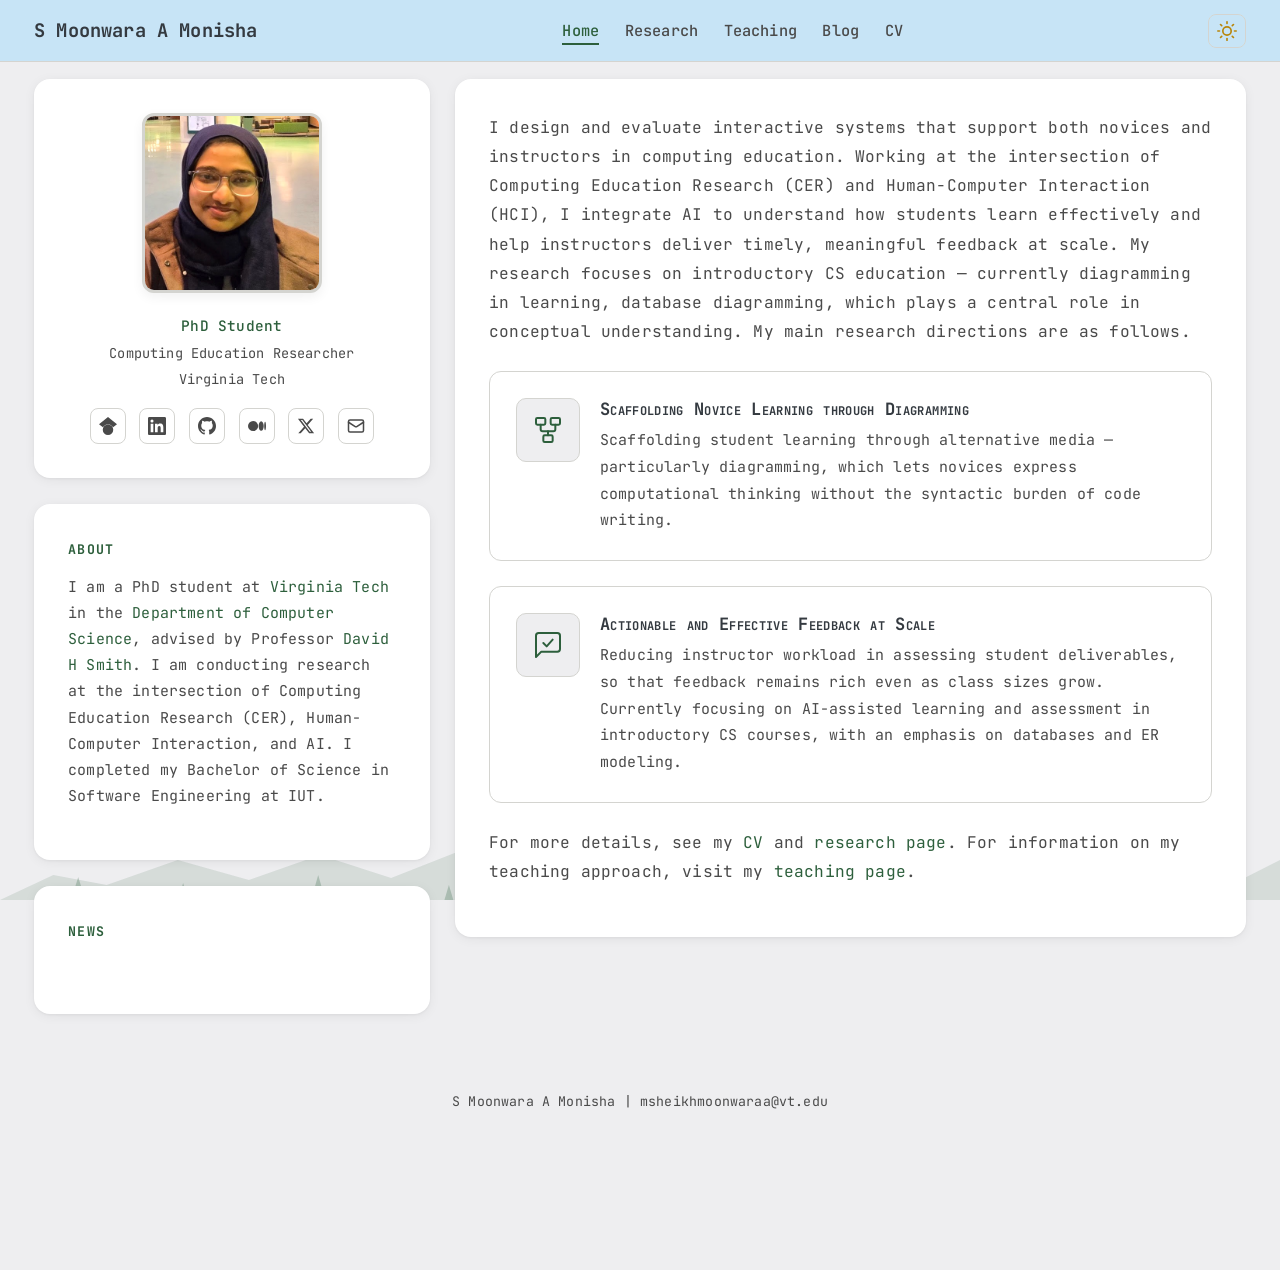
<file: index.html>
<!DOCTYPE html>
<html lang="en">
<head>
  <meta charset="UTF-8">
  <meta name="viewport" content="width=device-width, initial-scale=1.0">
  <title>S Moonwara A Monisha — Researcher</title>
  <meta name="description" content="Personal academic website of S Moonwara A Monisha — PhD Student and Researcher.">
  <link rel="stylesheet" href="css/style.css">
  <!-- Prevent flash of wrong theme -->
  <script>
    (function() {
      var theme = localStorage.getItem('theme');
      if (!theme) {
        theme = window.matchMedia('(prefers-color-scheme: dark)').matches ? 'dark' : 'light';
      }
      if (theme === 'dark') {
        document.documentElement.setAttribute('data-theme', 'dark');
      }
    })();
  </script>
</head>
<body>

  <!-- Navigation -->
  <nav class="navbar">
    <div class="container nav-inner">
      <a href="index.html" class="nav-name">S Moonwara A Monisha</a>
      <ul class="nav-links" id="nav-links">
        <li><a href="index.html" class="active">Home</a></li>
        <li><a href="research.html">Research</a></li>
        <li><a href="teaching.html">Teaching</a></li>
        <li><a href="blog.html">Blog</a></li>
        <li><a href="cv.html">CV</a></li>
      </ul>
      <div style="display: flex; align-items: center; gap: 0.5rem;">
        <button class="theme-toggle" id="theme-toggle" aria-label="Toggle theme">
          <svg class="icon-sun" xmlns="http://www.w3.org/2000/svg" viewBox="0 0 24 24" fill="none" stroke="currentColor" stroke-width="2" stroke-linecap="round" stroke-linejoin="round"><circle cx="12" cy="12" r="5"/><line x1="12" y1="1" x2="12" y2="3"/><line x1="12" y1="21" x2="12" y2="23"/><line x1="4.22" y1="4.22" x2="5.64" y2="5.64"/><line x1="18.36" y1="18.36" x2="19.78" y2="19.78"/><line x1="1" y1="12" x2="3" y2="12"/><line x1="21" y1="12" x2="23" y2="12"/><line x1="4.22" y1="19.78" x2="5.64" y2="18.36"/><line x1="18.36" y1="5.64" x2="19.78" y2="4.22"/></svg>
          <svg class="icon-moon" xmlns="http://www.w3.org/2000/svg" viewBox="0 0 24 24" fill="none" stroke="currentColor" stroke-width="2" stroke-linecap="round" stroke-linejoin="round" style="display:none;"><path d="M21 12.79A9 9 0 1 1 11.21 3 7 7 0 0 0 21 12.79z"/></svg>
        </button>
        <button class="nav-hamburger" id="nav-hamburger" aria-label="Toggle menu" aria-expanded="false">
          <svg xmlns="http://www.w3.org/2000/svg" viewBox="0 0 24 24" fill="none" stroke="currentColor" stroke-width="2" stroke-linecap="round" stroke-linejoin="round"><line x1="3" y1="6" x2="21" y2="6"/><line x1="3" y1="12" x2="21" y2="12"/><line x1="3" y1="18" x2="21" y2="18"/></svg>
        </button>
      </div>
    </div>
  </nav>

  <!-- Main Content -->
  <main>
    <section class="hero">
      <div class="container">
        <div class="hero-grid">

          <!-- Left Column: Profile + Bio + News -->
          <div class="profile-column">

            <!-- Profile Box -->
            <div class="content-box profile-card">
            <img src="assets/images/profile.jpg" alt="Photo of S Moonwara A Monisha" class="profile-photo"
                 onerror="this.style.background='var(--bg-surface)'; this.alt='Profile photo placeholder';">

            <p class="profile-title">PhD Student</p>
            <p class="profile-affiliation">Computing Education Researcher</p>
            <p class="profile-affiliation">Virginia Tech</p>

            <div class="social-links">
              <!-- Google Scholar -->
              <a href="https://scholar.google.com/citations?user=wnvwG50AAAAJ&hl=en" aria-label="Google Scholar" target="_blank" rel="noopener">
                <svg xmlns="http://www.w3.org/2000/svg" viewBox="0 0 24 24" fill="currentColor"><path d="M5.242 13.769L0 9.5 12 0l12 9.5-5.242 4.269C17.548 11.249 14.978 9.5 12 9.5c-2.977 0-5.548 1.748-6.758 4.269zM12 10a7 7 0 1 0 0 14 7 7 0 0 0 0-14z"/></svg>
              </a>
              <!-- LinkedIn -->
              <a href="https://linkedin.com/in/sheikh-moonwara-anjum-monisha-67510919b" aria-label="LinkedIn" target="_blank" rel="noopener">
                <svg xmlns="http://www.w3.org/2000/svg" viewBox="0 0 24 24" fill="currentColor"><path d="M20.447 20.452h-3.554v-5.569c0-1.328-.027-3.037-1.852-3.037-1.853 0-2.136 1.445-2.136 2.939v5.667H9.351V9h3.414v1.561h.046c.477-.9 1.637-1.85 3.37-1.85 3.601 0 4.267 2.37 4.267 5.455v6.286zM5.337 7.433a2.062 2.062 0 0 1-2.063-2.065 2.064 2.064 0 1 1 2.063 2.065zm1.782 13.019H3.555V9h3.564v11.452zM22.225 0H1.771C.792 0 0 .774 0 1.729v20.542C0 23.227.792 24 1.771 24h20.451C23.2 24 24 23.227 24 22.271V1.729C24 .774 23.2 0 22.222 0h.003z"/></svg>
              </a>
              <!-- GitHub -->
              <a href="https://github.com/SMAMonisha" aria-label="GitHub" target="_blank" rel="noopener">
                <svg xmlns="http://www.w3.org/2000/svg" viewBox="0 0 24 24" fill="currentColor"><path d="M12 0C5.37 0 0 5.37 0 12c0 5.3 3.438 9.8 8.205 11.385.6.113.82-.258.82-.577 0-.285-.01-1.04-.015-2.04-3.338.724-4.042-1.61-4.042-1.61-.546-1.385-1.335-1.755-1.335-1.755-1.087-.744.084-.729.084-.729 1.205.084 1.838 1.236 1.838 1.236 1.07 1.835 2.809 1.305 3.495.998.108-.776.417-1.305.76-1.605-2.665-.3-5.466-1.332-5.466-5.93 0-1.31.465-2.38 1.235-3.22-.135-.303-.54-1.523.105-3.176 0 0 1.005-.322 3.3 1.23.96-.267 1.98-.399 3-.405 1.02.006 2.04.138 3 .405 2.28-1.552 3.285-1.23 3.285-1.23.645 1.653.24 2.873.12 3.176.765.84 1.23 1.91 1.23 3.22 0 4.61-2.805 5.625-5.475 5.92.42.36.81 1.096.81 2.22 0 1.606-.015 2.896-.015 3.286 0 .315.21.69.825.57C20.565 21.795 24 17.295 24 12c0-6.63-5.37-12-12-12z"/></svg>
              </a>
              <!-- Medium -->
              <a href="#" aria-label="Medium" target="_blank" rel="noopener">
                <svg xmlns="http://www.w3.org/2000/svg" viewBox="0 0 24 24" fill="currentColor"><path d="M13.54 12a6.8 6.8 0 0 1-6.77 6.82A6.8 6.8 0 0 1 0 12a6.8 6.8 0 0 1 6.77-6.82A6.8 6.8 0 0 1 13.54 12zm7.42 0c0 3.54-1.51 6.42-3.38 6.42S14.2 15.54 14.2 12s1.51-6.42 3.38-6.42 3.38 2.88 3.38 6.42zM24 12c0 3.17-.53 5.75-1.19 5.75S21.62 15.17 21.62 12s.53-5.75 1.19-5.75S24 8.83 24 12z"/></svg>
              </a>
              <!-- Twitter/X -->
              <a href="#" aria-label="Twitter" target="_blank" rel="noopener">
                <svg xmlns="http://www.w3.org/2000/svg" viewBox="0 0 24 24" fill="currentColor"><path d="M18.244 2.25h3.308l-7.227 8.26 8.502 11.24H16.17l-5.214-6.817L4.99 21.75H1.68l7.73-8.835L1.254 2.25H8.08l4.713 6.231zm-1.161 17.52h1.833L7.084 4.126H5.117z"/></svg>
              </a>
              <!-- Email -->
              <a href="mailto:msheikhmoonwaraa@vt.edu" aria-label="Email">
                <svg xmlns="http://www.w3.org/2000/svg" viewBox="0 0 24 24" fill="none" stroke="currentColor" stroke-width="2" stroke-linecap="round" stroke-linejoin="round"><rect x="2" y="4" width="20" height="16" rx="2"/><path d="m22 7-8.97 5.7a1.94 1.94 0 0 1-2.06 0L2 7"/></svg>
              </a>
            </div>

            </div>

            <!-- Bio Box -->
            <div class="content-box sidebar-section">
              <div class="section-label">About</div>
              <p>
                I am a PhD student at <a href="https://www.vt.edu/" target="_blank" rel="noopener">Virginia Tech</a> in the
                <a href="https://cs.vt.edu/" target="_blank" rel="noopener">Department of Computer Science</a>,
                advised by Professor <a href="https://hamiltonfour.tech/" target="_blank" rel="noopener">David H Smith</a>.
                I am conducting research at the intersection of Computing Education Research (CER),
                Human-Computer Interaction, and AI.
                I completed my Bachelor of Science in Software Engineering at IUT.
              </p>
            </div>

            <!-- News Box -->
            <div class="content-box sidebar-section">
              <div class="section-label">News</div>
              <ul class="sidebar-news">
                <li>
                  <span class="news-date"></span>
                  <span class="news-text"></span>
                </li>
              </ul>
            </div>

          </div>

          <!-- Right Column: Research Vision + Focus Areas -->
          <div class="content-box research-info">
            <p>
              I design and evaluate interactive systems that support both novices and instructors in computing education. Working at the intersection of Computing Education Research (CER) and Human-Computer Interaction (HCI), I integrate AI to understand how students learn effectively and help instructors deliver timely, meaningful feedback at scale. My research focuses on introductory CS education — currently diagramming in learning, database diagramming, which plays a central role in conceptual understanding. My main research directions are as follows.
            </p>

            <!-- Research Focus Area Cards -->
            <div class="focus-card">
              <div class="focus-icon">
                <svg xmlns="http://www.w3.org/2000/svg" viewBox="0 0 24 24" fill="none" stroke="currentColor" stroke-width="1.5" stroke-linecap="round" stroke-linejoin="round"><rect x="3" y="3" width="7" height="5" rx="1"/><rect x="14" y="3" width="7" height="5" rx="1"/><rect x="8.5" y="16" width="7" height="5" rx="1"/><path d="M6.5 8v3.5a1.5 1.5 0 0 0 1.5 1.5h8a1.5 1.5 0 0 0 1.5-1.5V8"/><path d="M12 13v3"/></svg>
              </div>
              <div class="focus-content">
                <h3>Scaffolding Novice Learning through Diagramming</h3>
                <p>Scaffolding student learning through alternative media — particularly diagramming, which lets novices express computational thinking without the syntactic burden of code writing.</p>
              </div>
            </div>

            <div class="focus-card">
              <div class="focus-icon">
                <svg xmlns="http://www.w3.org/2000/svg" viewBox="0 0 24 24" fill="none" stroke="currentColor" stroke-width="1.5" stroke-linecap="round" stroke-linejoin="round"><path d="M21 15a2 2 0 0 1-2 2H7l-4 4V5a2 2 0 0 1 2-2h14a2 2 0 0 1 2 2z"/><path d="M8.5 10.5l2.5 2.5 4.5-5"/></svg>
              </div>
              <div class="focus-content">
                <h3>Actionable and Effective Feedback at Scale</h3>
                <p>Reducing instructor workload in assessing student deliverables, so that feedback remains rich even as class sizes grow. Currently focusing on AI-assisted learning and assessment in introductory CS courses, with an emphasis on databases and ER modeling.</p>
              </div>
            </div>

            <p style="margin-top: 1.5rem;">
              For more details, see my <a href="cv.html">CV</a> and <a href="research.html">research page</a>. For information on my teaching approach, visit my <a href="teaching.html">teaching page</a>.
            </p>
          </div>

        </div>
      </div>
    </section>
  </main>

  <!-- Footer -->
  <footer class="footer">
    <div class="container">
<p>S Moonwara A Monisha | msheikhmoonwaraa@vt.edu</p>
    </div>
  </footer>

  <!-- Stars (dark mode) -->
  <div class="stars-container" id="stars-container"></div>

  <!-- Nature Background -->
  <div class="nature-bg">
    <svg class="nature-mountains" viewBox="0 0 1440 60" preserveAspectRatio="none" xmlns="http://www.w3.org/2000/svg">
      <path d="M0 60 L60 35 L120 45 L200 20 L280 40 L360 15 L440 38 L520 10 L600 30 L680 18 L760 42 L840 12 L920 35 L1000 22 L1080 40 L1160 8 L1240 32 L1320 25 L1400 38 L1440 20 L1440 60 Z"/>
    </svg>
    <svg class="nature-trees" viewBox="0 0 1440 35" preserveAspectRatio="none" xmlns="http://www.w3.org/2000/svg">
      <polygon points="80,35 88,12 96,35"/><polygon points="200,35 206,18 212,35"/><polygon points="350,35 358,10 366,35"/><polygon points="500,35 505,20 510,35"/><polygon points="650,35 658,8 666,35"/><polygon points="820,35 826,15 832,35"/><polygon points="950,35 957,12 964,35"/><polygon points="1100,35 1107,18 1114,35"/><polygon points="1250,35 1256,10 1262,35"/><polygon points="1380,35 1386,16 1392,35"/>
    </svg>
  </div>

  <script src="js/main.js"></script>
  <script>(function(){var c=document.getElementById('stars-container');if(!c)return;for(var i=0;i<30;i++){var s=document.createElement('div');s.className='star';var size=1+Math.random()*2;s.style.width=size+'px';s.style.height=size+'px';s.style.left=(Math.random()*100)+'%';s.style.bottom=(Math.random()*100)+'%';s.style.animationDuration=(2+Math.random()*4)+'s';s.style.animationDelay=(Math.random()*5)+'s';c.appendChild(s);}})();</script>
</body>
</html>
</file>
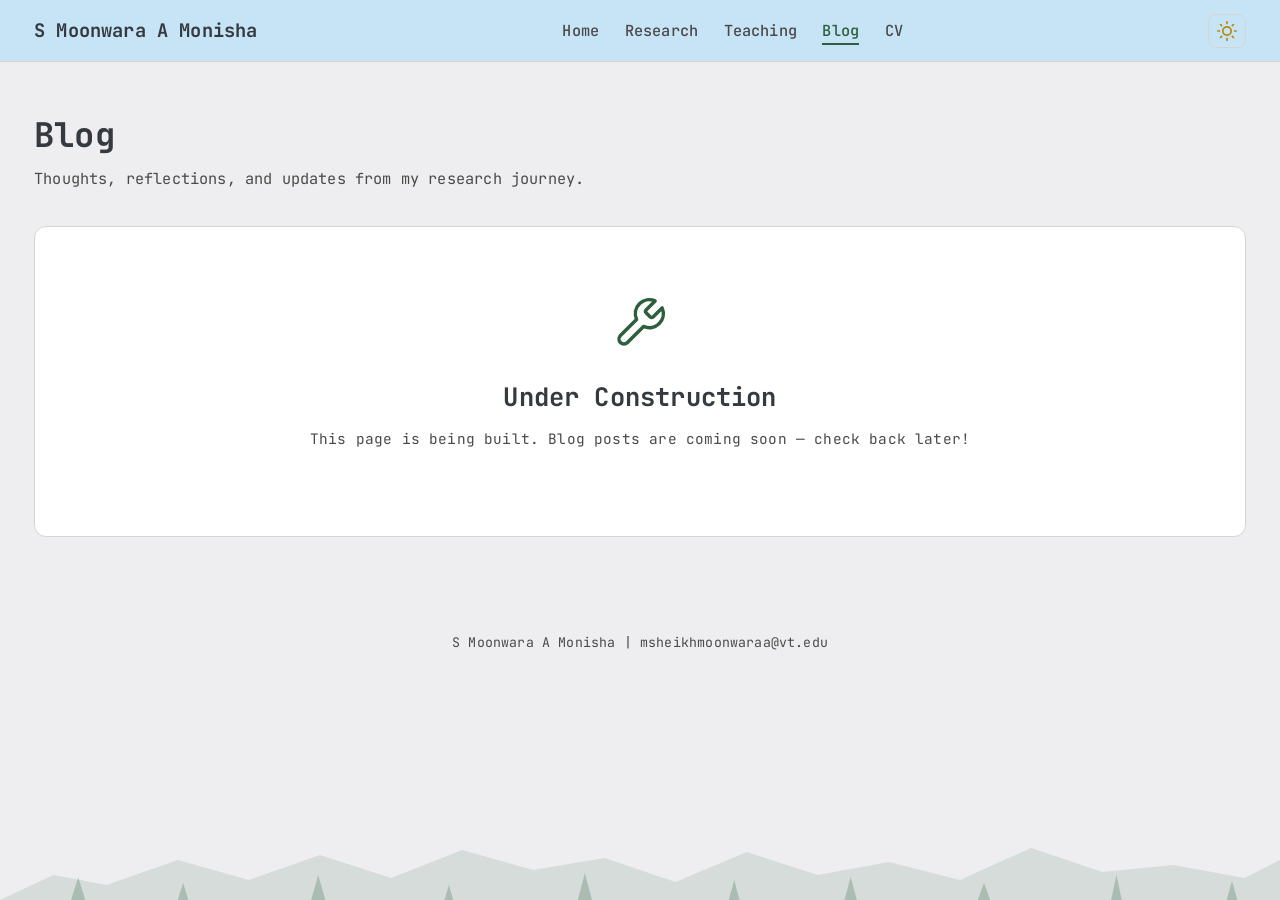
<file: blog.html>
<!DOCTYPE html>
<html lang="en">
<head>
  <meta charset="UTF-8">
  <meta name="viewport" content="width=device-width, initial-scale=1.0">
  <title>Blog — S Moonwara A Monisha</title>
  <meta name="description" content="Blog posts and thoughts by S Moonwara A Monisha.">
  <link rel="stylesheet" href="css/style.css">
  <script>
    (function() {
      var theme = localStorage.getItem('theme');
      if (!theme) theme = window.matchMedia('(prefers-color-scheme: dark)').matches ? 'dark' : 'light';
      if (theme === 'dark') document.documentElement.setAttribute('data-theme', 'dark');
    })();
  </script>
</head>
<body>

  <nav class="navbar">
    <div class="container nav-inner">
      <a href="index.html" class="nav-name">S Moonwara A Monisha</a>
      <ul class="nav-links" id="nav-links">
        <li><a href="index.html">Home</a></li>
        <li><a href="research.html">Research</a></li>
        <li><a href="teaching.html">Teaching</a></li>
        <li><a href="blog.html" class="active">Blog</a></li>
        <li><a href="cv.html">CV</a></li>
      </ul>
      <div style="display: flex; align-items: center; gap: 0.5rem;">
        <button class="theme-toggle" id="theme-toggle" aria-label="Toggle theme">
          <svg class="icon-sun" xmlns="http://www.w3.org/2000/svg" viewBox="0 0 24 24" fill="none" stroke="currentColor" stroke-width="2" stroke-linecap="round" stroke-linejoin="round"><circle cx="12" cy="12" r="5"/><line x1="12" y1="1" x2="12" y2="3"/><line x1="12" y1="21" x2="12" y2="23"/><line x1="4.22" y1="4.22" x2="5.64" y2="5.64"/><line x1="18.36" y1="18.36" x2="19.78" y2="19.78"/><line x1="1" y1="12" x2="3" y2="12"/><line x1="21" y1="12" x2="23" y2="12"/><line x1="4.22" y1="19.78" x2="5.64" y2="18.36"/><line x1="18.36" y1="5.64" x2="19.78" y2="4.22"/></svg>
          <svg class="icon-moon" xmlns="http://www.w3.org/2000/svg" viewBox="0 0 24 24" fill="none" stroke="currentColor" stroke-width="2" stroke-linecap="round" stroke-linejoin="round" style="display:none;"><path d="M21 12.79A9 9 0 1 1 11.21 3 7 7 0 0 0 21 12.79z"/></svg>
        </button>
        <button class="nav-hamburger" id="nav-hamburger" aria-label="Toggle menu" aria-expanded="false">
          <svg xmlns="http://www.w3.org/2000/svg" viewBox="0 0 24 24" fill="none" stroke="currentColor" stroke-width="2" stroke-linecap="round" stroke-linejoin="round"><line x1="3" y1="6" x2="21" y2="6"/><line x1="3" y1="12" x2="21" y2="12"/><line x1="3" y1="18" x2="21" y2="18"/></svg>
        </button>
      </div>
    </div>
  </nav>

  <main class="page-content">
    <div class="container">

      <div class="page-header">
        <h1>Blog</h1>
        <p>Thoughts, reflections, and updates from my research journey.</p>
      </div>

      <!-- Under construction cover — remove this card and restore the blog grid below when ready -->
      <div class="card" style="text-align: center; padding: 4rem 2rem;">
        <svg xmlns="http://www.w3.org/2000/svg" viewBox="0 0 24 24" fill="none" stroke="var(--accent)" stroke-width="1.5" stroke-linecap="round" stroke-linejoin="round" style="width: 56px; height: 56px; margin-bottom: 1.25rem;"><path d="M14.7 6.3a1 1 0 0 0 0 1.4l1.6 1.6a1 1 0 0 0 1.4 0l3.77-3.77a6 6 0 0 1-7.94 7.94l-6.91 6.91a2.12 2.12 0 0 1-3-3l6.91-6.91a6 6 0 0 1 7.94-7.94l-3.76 3.76z"/></svg>
        <h2 style="margin-bottom: 0.75rem;">Under Construction</h2>
        <p>This page is being built. Blog posts are coming soon — check back later!</p>
      </div>

      <!-- Blog grid hidden while under construction
      <div class="blog-grid" id="blog-grid">
        <noscript>
          <p>Enable JavaScript to view blog posts, or visit them directly:</p>
          <ul>
            <li><a href="blog/2026-07-12-welcome.html">Welcome to My Research Journey</a></li>
          </ul>
        </noscript>
      </div>
      -->

    </div>
  </main>

  <footer class="footer">
    <div class="container">
      <p>S Moonwara A Monisha | msheikhmoonwaraa@vt.edu</p>
    </div>
  </footer>

<div class="stars-container" id="stars-container"></div>
  <div class="nature-bg">
    <svg class="nature-mountains" viewBox="0 0 1440 60" preserveAspectRatio="none" xmlns="http://www.w3.org/2000/svg"><path d="M0 60 L60 35 L120 45 L200 20 L280 40 L360 15 L440 38 L520 10 L600 30 L680 18 L760 42 L840 12 L920 35 L1000 22 L1080 40 L1160 8 L1240 32 L1320 25 L1400 38 L1440 20 L1440 60 Z"/></svg>
    <svg class="nature-trees" viewBox="0 0 1440 35" preserveAspectRatio="none" xmlns="http://www.w3.org/2000/svg"><polygon points="80,35 88,12 96,35"/><polygon points="200,35 206,18 212,35"/><polygon points="350,35 358,10 366,35"/><polygon points="500,35 505,20 510,35"/><polygon points="650,35 658,8 666,35"/><polygon points="820,35 826,15 832,35"/><polygon points="950,35 957,12 964,35"/><polygon points="1100,35 1107,18 1114,35"/><polygon points="1250,35 1256,10 1262,35"/><polygon points="1380,35 1386,16 1392,35"/></svg>
  </div>
  <script src="js/main.js"></script>
  <!-- <script src="js/blog.js"></script> Disabled while under construction -->
  <script>(function(){var c=document.getElementById('stars-container');if(!c)return;for(var i=0;i<30;i++){var s=document.createElement('div');s.className='star';var size=1+Math.random()*2;s.style.width=size+'px';s.style.height=size+'px';s.style.left=(Math.random()*100)+'%';s.style.bottom=(Math.random()*100)+'%';s.style.animationDuration=(2+Math.random()*4)+'s';s.style.animationDelay=(Math.random()*5)+'s';c.appendChild(s);}})();</script>
</body>
</html>
</file>
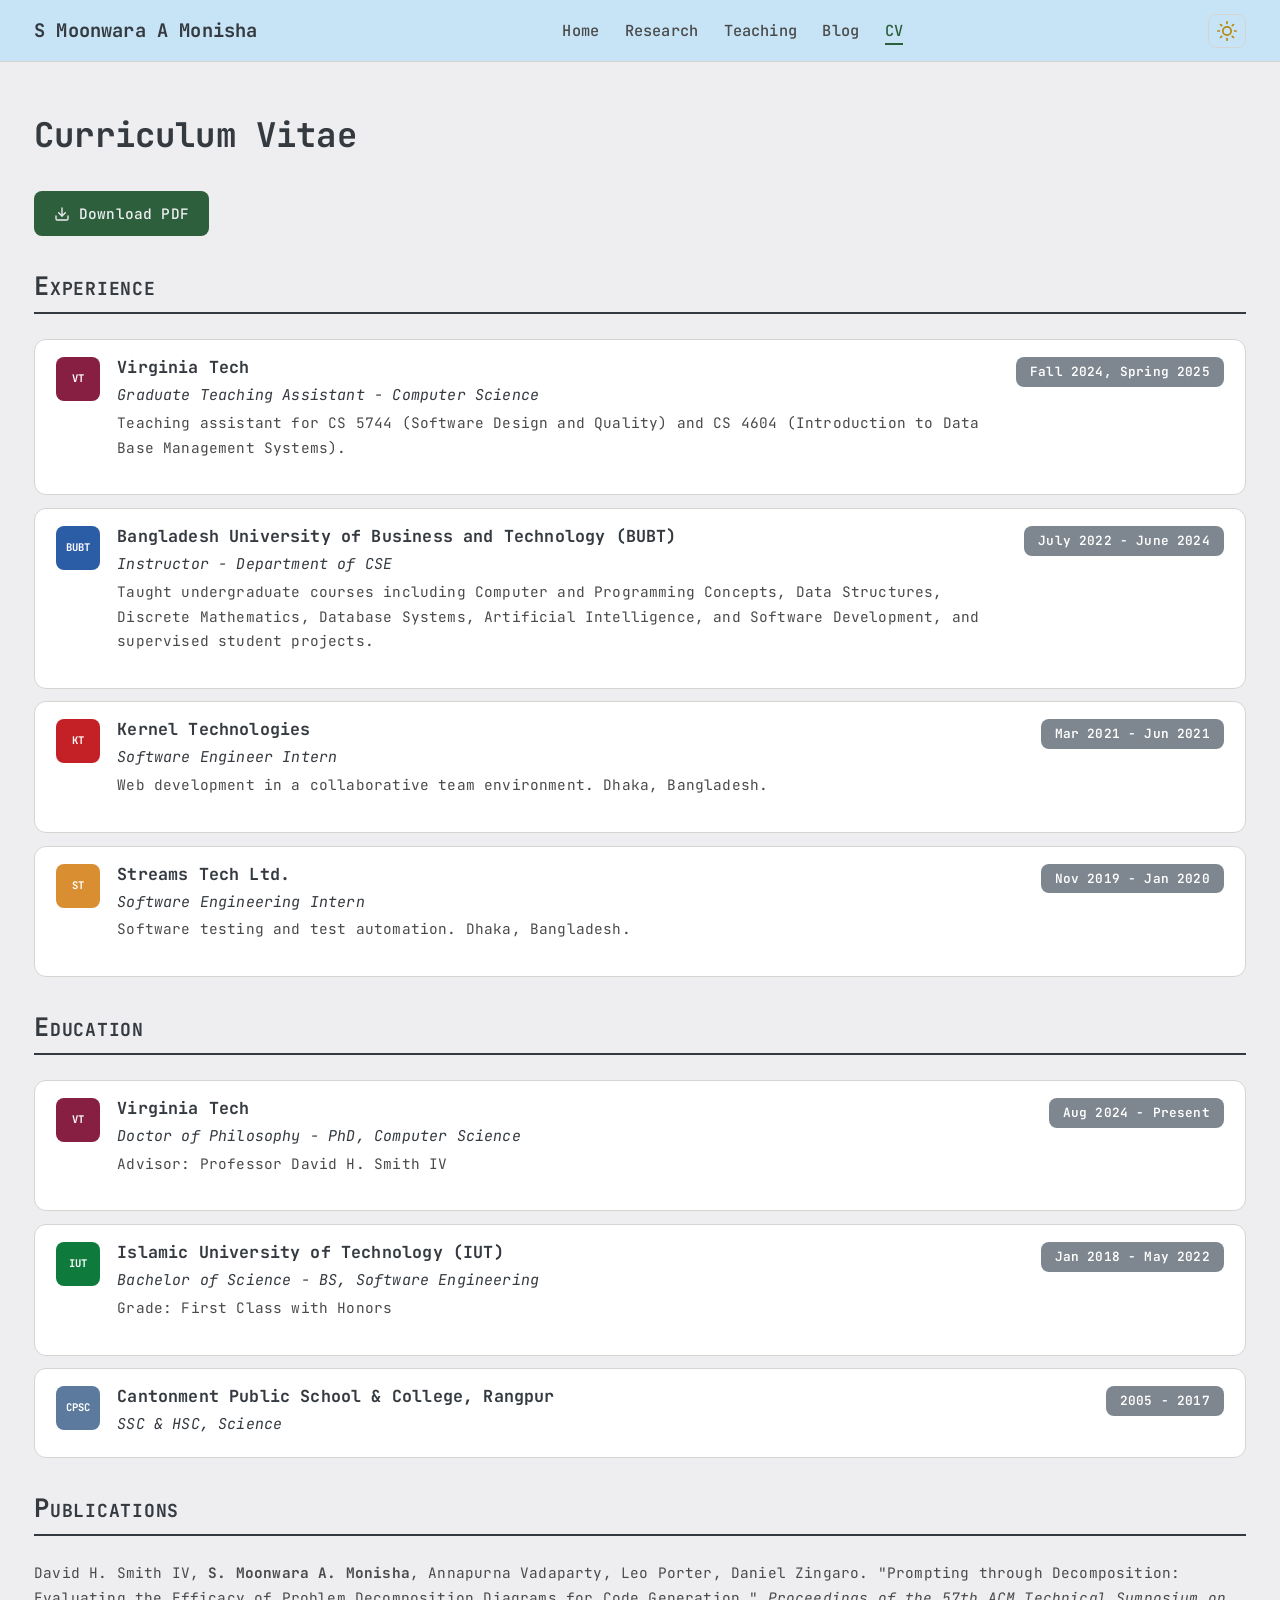
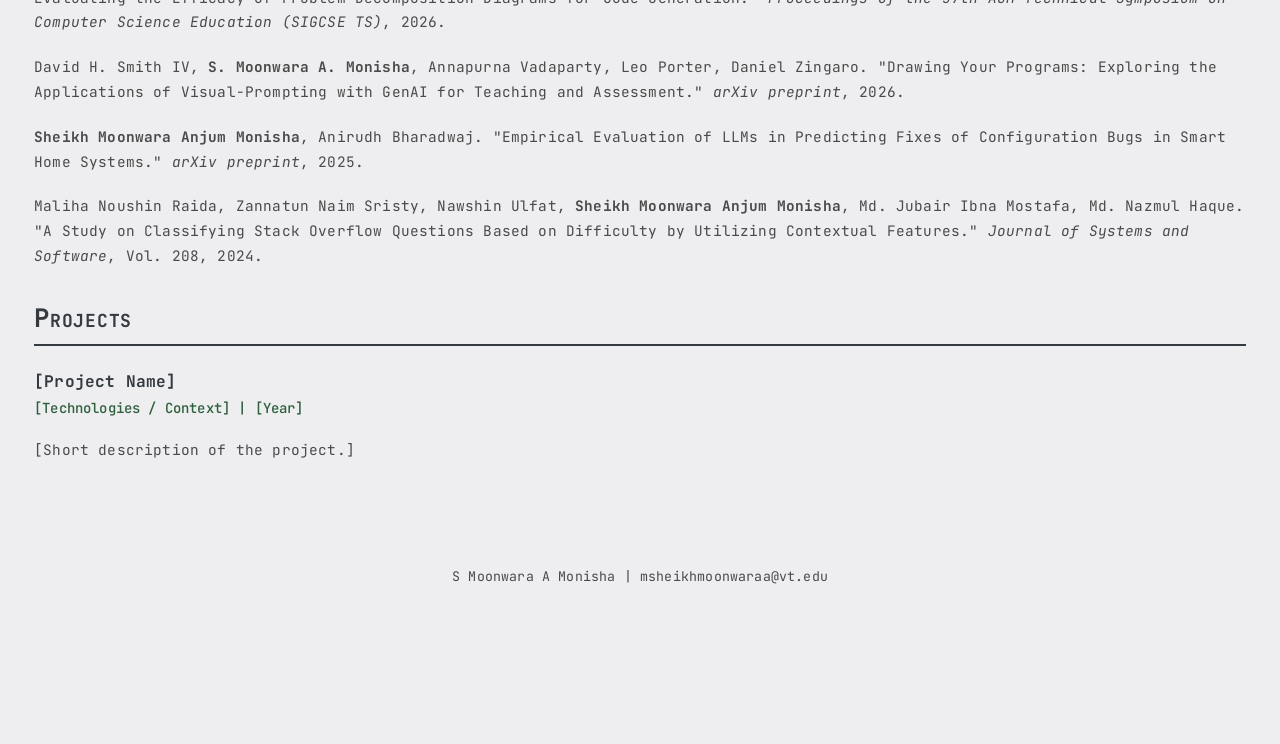
<file: cv.html>
<!DOCTYPE html>
<html lang="en">
<head>
  <meta charset="UTF-8">
  <meta name="viewport" content="width=device-width, initial-scale=1.0">
  <title>CV — S Moonwara A Monisha</title>
  <meta name="description" content="Curriculum Vitae of S Moonwara A Monisha.">
  <link rel="stylesheet" href="css/style.css">
  <script>
    (function() {
      var theme = localStorage.getItem('theme');
      if (!theme) theme = window.matchMedia('(prefers-color-scheme: dark)').matches ? 'dark' : 'light';
      if (theme === 'dark') document.documentElement.setAttribute('data-theme', 'dark');
    })();
  </script>
</head>
<body>

  <nav class="navbar">
    <div class="container nav-inner">
      <a href="index.html" class="nav-name">S Moonwara A Monisha</a>
      <ul class="nav-links" id="nav-links">
        <li><a href="index.html">Home</a></li>
        <li><a href="research.html">Research</a></li>
        <li><a href="teaching.html">Teaching</a></li>
        <li><a href="blog.html">Blog</a></li>
        <li><a href="cv.html" class="active">CV</a></li>
      </ul>
      <div style="display: flex; align-items: center; gap: 0.5rem;">
        <button class="theme-toggle" id="theme-toggle" aria-label="Toggle theme">
          <svg class="icon-sun" xmlns="http://www.w3.org/2000/svg" viewBox="0 0 24 24" fill="none" stroke="currentColor" stroke-width="2" stroke-linecap="round" stroke-linejoin="round"><circle cx="12" cy="12" r="5"/><line x1="12" y1="1" x2="12" y2="3"/><line x1="12" y1="21" x2="12" y2="23"/><line x1="4.22" y1="4.22" x2="5.64" y2="5.64"/><line x1="18.36" y1="18.36" x2="19.78" y2="19.78"/><line x1="1" y1="12" x2="3" y2="12"/><line x1="21" y1="12" x2="23" y2="12"/><line x1="4.22" y1="19.78" x2="5.64" y2="18.36"/><line x1="18.36" y1="5.64" x2="19.78" y2="4.22"/></svg>
          <svg class="icon-moon" xmlns="http://www.w3.org/2000/svg" viewBox="0 0 24 24" fill="none" stroke="currentColor" stroke-width="2" stroke-linecap="round" stroke-linejoin="round" style="display:none;"><path d="M21 12.79A9 9 0 1 1 11.21 3 7 7 0 0 0 21 12.79z"/></svg>
        </button>
        <button class="nav-hamburger" id="nav-hamburger" aria-label="Toggle menu" aria-expanded="false">
          <svg xmlns="http://www.w3.org/2000/svg" viewBox="0 0 24 24" fill="none" stroke="currentColor" stroke-width="2" stroke-linecap="round" stroke-linejoin="round"><line x1="3" y1="6" x2="21" y2="6"/><line x1="3" y1="12" x2="21" y2="12"/><line x1="3" y1="18" x2="21" y2="18"/></svg>
        </button>
      </div>
    </div>
  </nav>

  <main class="page-content">
    <div class="container">

      <div class="page-header">
        <h1>Curriculum Vitae</h1>
      </div>

      <!-- Download Button -->
      <a href="assets/cv.pdf" class="cv-download" download>
        <svg xmlns="http://www.w3.org/2000/svg" width="16" height="16" viewBox="0 0 24 24" fill="none" stroke="currentColor" stroke-width="2" stroke-linecap="round" stroke-linejoin="round"><path d="M21 15v4a2 2 0 0 1-2 2H5a2 2 0 0 1-2-2v-4"/><polyline points="7 10 12 15 17 10"/><line x1="12" y1="15" x2="12" y2="3"/></svg>
        Download PDF
      </a>

      <!-- Experience -->
      <div class="cv-section">
        <h2>Experience</h2>

        <div class="cv-card">
          <div class="cv-logo" style="background-color: #861F41;">VT</div>
          <div class="cv-card-body">
            <h3>Virginia Tech</h3>
            <p class="cv-role">Graduate Teaching Assistant - Computer Science</p>
            <p class="cv-desc">Teaching assistant for CS 5744 (Software Design and Quality) and CS 4604 (Introduction to Data Base Management Systems).</p>
          </div>
          <span class="cv-date-badge">Fall 2024, Spring 2025</span>
        </div>

        <div class="cv-card">
          <div class="cv-logo" style="background-color: #2B5DA7;">BUBT</div>
          <div class="cv-card-body">
            <h3>Bangladesh University of Business and Technology (BUBT)</h3>
            <p class="cv-role">Instructor - Department of CSE</p>
            <p class="cv-desc">Taught undergraduate courses including Computer and Programming Concepts, Data Structures, Discrete Mathematics, Database Systems, Artificial Intelligence, and Software Development, and supervised student projects.</p>
          </div>
          <span class="cv-date-badge">July 2022 - June 2024</span>
        </div>

        <div class="cv-card">
          <div class="cv-logo" style="background-color: #C42127;">KT</div>
          <div class="cv-card-body">
            <h3>Kernel Technologies</h3>
            <p class="cv-role">Software Engineer Intern</p>
            <p class="cv-desc">Web development in a collaborative team environment. Dhaka, Bangladesh.</p>
          </div>
          <span class="cv-date-badge">Mar 2021 - Jun 2021</span>
        </div>

        <div class="cv-card">
          <div class="cv-logo" style="background-color: #D98E32;">ST</div>
          <div class="cv-card-body">
            <h3>Streams Tech Ltd.</h3>
            <p class="cv-role">Software Engineering Intern</p>
            <p class="cv-desc">Software testing and test automation. Dhaka, Bangladesh.</p>
          </div>
          <span class="cv-date-badge">Nov 2019 - Jan 2020</span>
        </div>
      </div>

      <!-- Education -->
      <div class="cv-section">
        <h2>Education</h2>
        <div class="cv-card">
          <div class="cv-logo" style="background-color: #861F41;">VT</div>
          <div class="cv-card-body">
            <h3>Virginia Tech</h3>
            <p class="cv-role">Doctor of Philosophy - PhD, Computer Science</p>
            <p class="cv-desc">Advisor: Professor David H. Smith IV</p>
          </div>
          <span class="cv-date-badge">Aug 2024 - Present</span>
        </div>

        <div class="cv-card">
          <div class="cv-logo" style="background-color: #0E7A3C;">IUT</div>
          <div class="cv-card-body">
            <h3>Islamic University of Technology (IUT)</h3>
            <p class="cv-role">Bachelor of Science - BS, Software Engineering</p>
            <p class="cv-desc">Grade: First Class with Honors</p>
          </div>
          <span class="cv-date-badge">Jan 2018 - May 2022</span>
        </div>

        <div class="cv-card">
          <div class="cv-logo" style="background-color: #5B7A9D;">CPSC</div>
          <div class="cv-card-body">
            <h3>Cantonment Public School &amp; College, Rangpur</h3>
            <p class="cv-role">SSC &amp; HSC, Science</p>
          </div>
          <span class="cv-date-badge">2005 - 2017</span>
        </div>
      </div>

      <!-- Publications -->
      <div class="cv-section">
        <h2>Publications</h2>
        <div class="cv-entry">
          <p>David H. Smith IV, <strong>S. Moonwara A. Monisha</strong>, Annapurna Vadaparty, Leo Porter, Daniel Zingaro. "Prompting through Decomposition: Evaluating the Efficacy of Problem Decomposition Diagrams for Code Generation." <em>Proceedings of the 57th ACM Technical Symposium on Computer Science Education (SIGCSE TS)</em>, 2026.</p>
        </div>
        <div class="cv-entry">
          <p>David H. Smith IV, <strong>S. Moonwara A. Monisha</strong>, Annapurna Vadaparty, Leo Porter, Daniel Zingaro. "Drawing Your Programs: Exploring the Applications of Visual-Prompting with GenAI for Teaching and Assessment." <em>arXiv preprint</em>, 2026.</p>
        </div>
        <div class="cv-entry">
          <p><strong>Sheikh Moonwara Anjum Monisha</strong>, Anirudh Bharadwaj. "Empirical Evaluation of LLMs in Predicting Fixes of Configuration Bugs in Smart Home Systems." <em>arXiv preprint</em>, 2025.</p>
        </div>
        <div class="cv-entry">
          <p>Maliha Noushin Raida, Zannatun Naim Sristy, Nawshin Ulfat, <strong>Sheikh Moonwara Anjum Monisha</strong>, Md. Jubair Ibna Mostafa, Md. Nazmul Haque. "A Study on Classifying Stack Overflow Questions Based on Difficulty by Utilizing Contextual Features." <em>Journal of Systems and Software</em>, Vol. 208, 2024.</p>
        </div>
      </div>

      <!-- Projects -->
      <div class="cv-section">
        <h2>Projects</h2>
        <div class="cv-entry">
          <h3>[Project Name]</h3>
          <p class="cv-meta">[Technologies / Context] | [Year]</p>
          <p>[Short description of the project.]</p>
        </div>
      </div>

    </div>
  </main>

  <footer class="footer">
    <div class="container">
      <p>S Moonwara A Monisha | msheikhmoonwaraa@vt.edu</p>
    </div>
  </footer>

  <script src="js/main.js"></script>
</body>
</html>
</file>
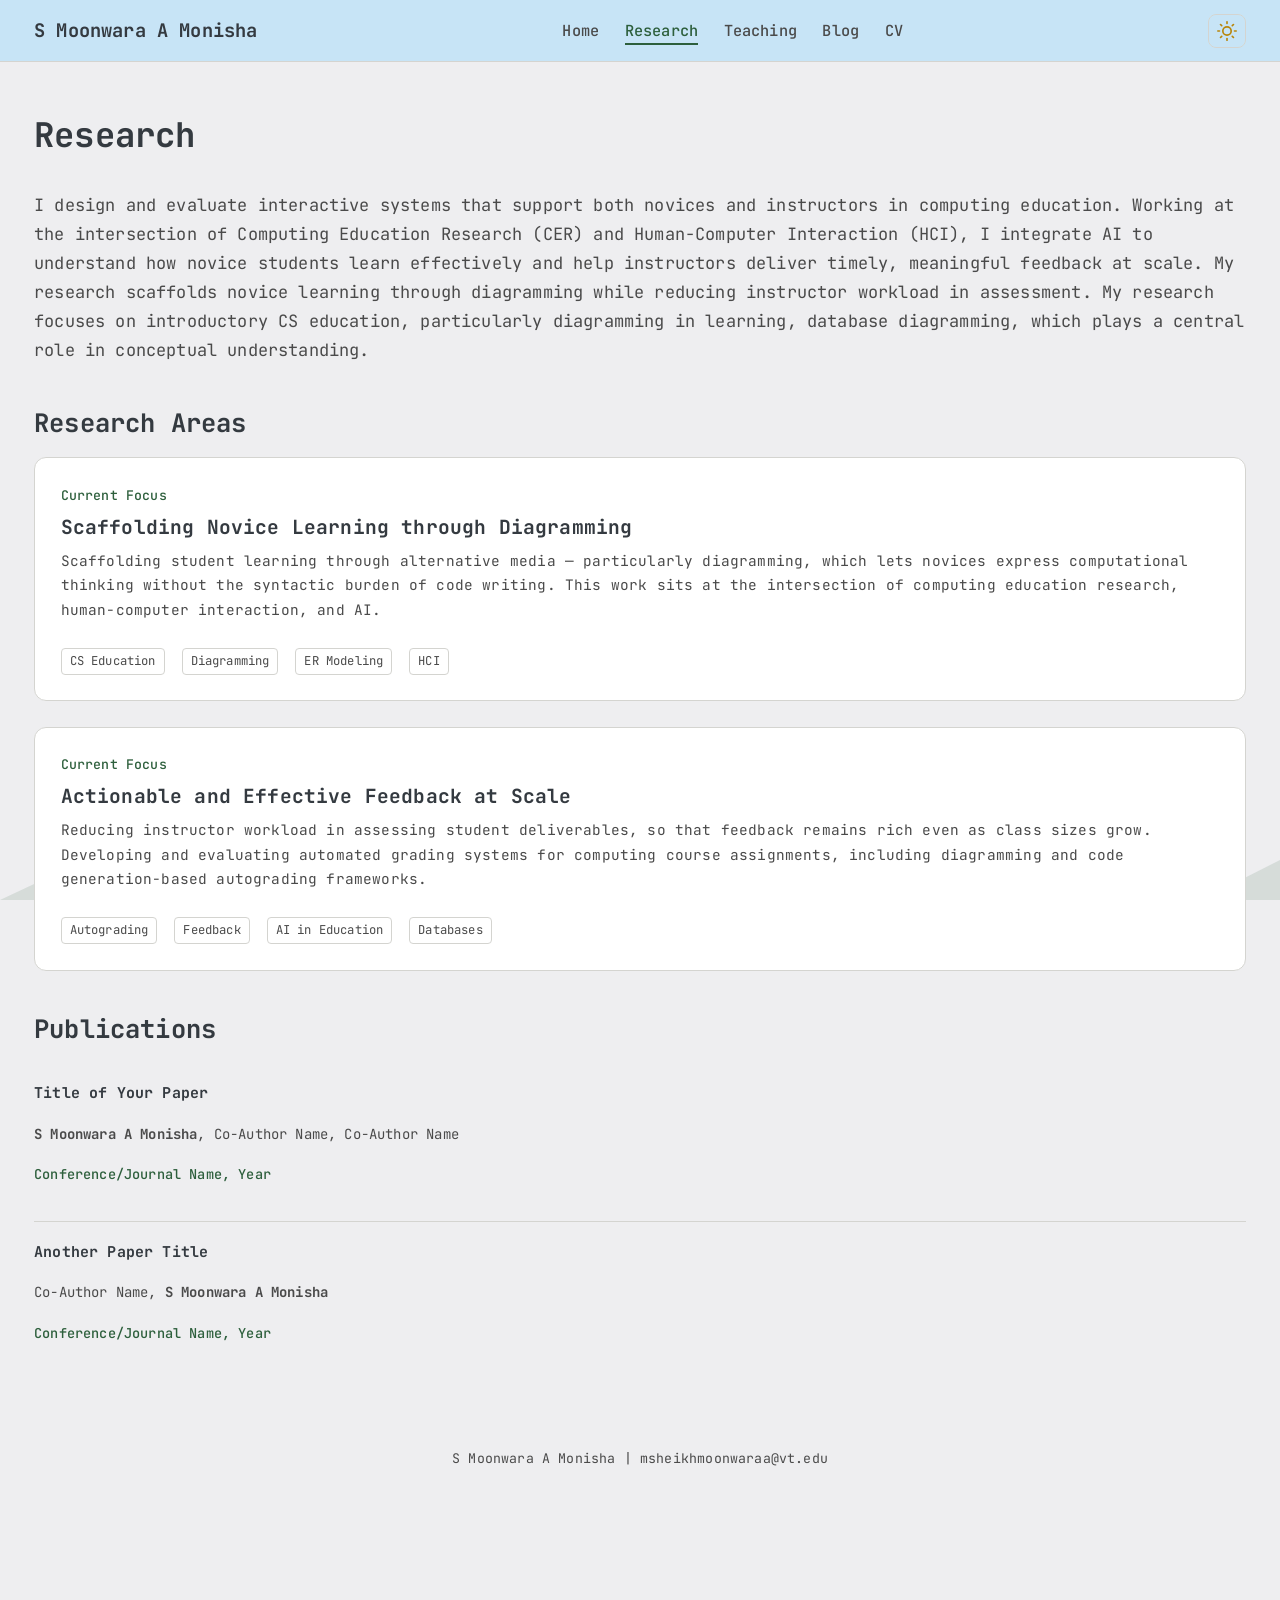
<file: research.html>
<!DOCTYPE html>
<html lang="en">
<head>
  <meta charset="UTF-8">
  <meta name="viewport" content="width=device-width, initial-scale=1.0">
  <title>Research — S Moonwara A Monisha</title>
  <meta name="description" content="Research interests, projects, and publications of S Moonwara A Monisha.">
  <link rel="stylesheet" href="css/style.css">
  <script>
    (function() {
      var theme = localStorage.getItem('theme');
      if (!theme) theme = window.matchMedia('(prefers-color-scheme: dark)').matches ? 'dark' : 'light';
      if (theme === 'dark') document.documentElement.setAttribute('data-theme', 'dark');
    })();
  </script>
</head>
<body>

  <nav class="navbar">
    <div class="container nav-inner">
      <a href="index.html" class="nav-name">S Moonwara A Monisha</a>
      <ul class="nav-links" id="nav-links">
        <li><a href="index.html">Home</a></li>
        <li><a href="research.html" class="active">Research</a></li>
        <li><a href="teaching.html">Teaching</a></li>
        <li><a href="blog.html">Blog</a></li>
        <li><a href="cv.html">CV</a></li>
      </ul>
      <div style="display: flex; align-items: center; gap: 0.5rem;">
        <button class="theme-toggle" id="theme-toggle" aria-label="Toggle theme">
          <svg class="icon-sun" xmlns="http://www.w3.org/2000/svg" viewBox="0 0 24 24" fill="none" stroke="currentColor" stroke-width="2" stroke-linecap="round" stroke-linejoin="round"><circle cx="12" cy="12" r="5"/><line x1="12" y1="1" x2="12" y2="3"/><line x1="12" y1="21" x2="12" y2="23"/><line x1="4.22" y1="4.22" x2="5.64" y2="5.64"/><line x1="18.36" y1="18.36" x2="19.78" y2="19.78"/><line x1="1" y1="12" x2="3" y2="12"/><line x1="21" y1="12" x2="23" y2="12"/><line x1="4.22" y1="19.78" x2="5.64" y2="18.36"/><line x1="18.36" y1="5.64" x2="19.78" y2="4.22"/></svg>
          <svg class="icon-moon" xmlns="http://www.w3.org/2000/svg" viewBox="0 0 24 24" fill="none" stroke="currentColor" stroke-width="2" stroke-linecap="round" stroke-linejoin="round" style="display:none;"><path d="M21 12.79A9 9 0 1 1 11.21 3 7 7 0 0 0 21 12.79z"/></svg>
        </button>
        <button class="nav-hamburger" id="nav-hamburger" aria-label="Toggle menu" aria-expanded="false">
          <svg xmlns="http://www.w3.org/2000/svg" viewBox="0 0 24 24" fill="none" stroke="currentColor" stroke-width="2" stroke-linecap="round" stroke-linejoin="round"><line x1="3" y1="6" x2="21" y2="6"/><line x1="3" y1="12" x2="21" y2="12"/><line x1="3" y1="18" x2="21" y2="18"/></svg>
        </button>
      </div>
    </div>
  </nav>

  <main class="page-content">
    <div class="container">

      <div class="page-header">
        <h1>Research</h1>
      </div>

      <!-- Research Vision -->
      <section style="margin-bottom: 2.5rem;">
        <!-- Hidden for now
        <h2>Research Vision</h2>
        -->
        <p>
          I design and evaluate interactive systems that support both novices and instructors in
          computing education. Working at the intersection of Computing Education Research (CER)
          and Human-Computer Interaction (HCI), I integrate AI to understand how novice students
          learn effectively and help instructors deliver timely, meaningful feedback at scale.
          My research scaffolds novice learning through diagramming while reducing instructor
          workload in assessment. My research focuses on introductory CS education, particularly diagramming in learning, database diagramming, which plays a central role in conceptual understanding.
        </p>
      </section>

      <!-- Research Areas -->
      <section style="margin-bottom: 2.5rem;">
        <h2>Research Areas</h2>

        <div class="card">
          <div class="card-meta">Current Focus</div>
          <h3>Scaffolding Novice Learning through Diagramming</h3>
          <p>
            Scaffolding student learning through alternative media — particularly diagramming,
            which lets novices express computational thinking without the syntactic burden of
            code writing. This work sits at the intersection of computing education research,
            human-computer interaction, and AI.
          </p>
          <span class="tag">CS Education</span>
          <span class="tag">Diagramming</span>
          <span class="tag">ER Modeling</span>
          <span class="tag">HCI</span>
        </div>

        <div class="card">
          <div class="card-meta">Current Focus</div>
          <h3>Actionable and Effective Feedback at Scale</h3>
          <p>
            Reducing instructor workload in assessing student deliverables, so that feedback
            remains rich even as class sizes grow. Developing and evaluating automated grading
            systems for computing course assignments, including diagramming and code
            generation-based autograding frameworks.
          </p>
          <span class="tag">Autograding</span>
          <span class="tag">Feedback</span>
          <span class="tag">AI in Education</span>
          <span class="tag">Databases</span>
        </div>
      </section>

      <!-- Publications -->
      <section>
        <h2>Publications</h2>
        <ul class="pub-list">
          <li class="pub-item">
            <p class="pub-title">Title of Your Paper</p>
            <p class="pub-authors"><strong>S Moonwara A Monisha</strong>, Co-Author Name, Co-Author Name</p>
            <p class="pub-venue">Conference/Journal Name, Year</p>
          </li>
          <li class="pub-item">
            <p class="pub-title">Another Paper Title</p>
            <p class="pub-authors">Co-Author Name, <strong>S Moonwara A Monisha</strong></p>
            <p class="pub-venue">Conference/Journal Name, Year</p>
          </li>
        </ul>
      </section>

    </div>
  </main>

  <footer class="footer">
    <div class="container">
      <p>S Moonwara A Monisha | msheikhmoonwaraa@vt.edu</p>
    </div>
  </footer>

<div class="stars-container" id="stars-container"></div>
  <div class="nature-bg">
    <svg class="nature-mountains" viewBox="0 0 1440 60" preserveAspectRatio="none" xmlns="http://www.w3.org/2000/svg"><path d="M0 60 L60 35 L120 45 L200 20 L280 40 L360 15 L440 38 L520 10 L600 30 L680 18 L760 42 L840 12 L920 35 L1000 22 L1080 40 L1160 8 L1240 32 L1320 25 L1400 38 L1440 20 L1440 60 Z"/></svg>
    <svg class="nature-trees" viewBox="0 0 1440 35" preserveAspectRatio="none" xmlns="http://www.w3.org/2000/svg"><polygon points="80,35 88,12 96,35"/><polygon points="200,35 206,18 212,35"/><polygon points="350,35 358,10 366,35"/><polygon points="500,35 505,20 510,35"/><polygon points="650,35 658,8 666,35"/><polygon points="820,35 826,15 832,35"/><polygon points="950,35 957,12 964,35"/><polygon points="1100,35 1107,18 1114,35"/><polygon points="1250,35 1256,10 1262,35"/><polygon points="1380,35 1386,16 1392,35"/></svg>
  </div>
  <script src="js/main.js"></script>
  <script>(function(){var c=document.getElementById('stars-container');if(!c)return;for(var i=0;i<30;i++){var s=document.createElement('div');s.className='star';var size=1+Math.random()*2;s.style.width=size+'px';s.style.height=size+'px';s.style.left=(Math.random()*100)+'%';s.style.bottom=(Math.random()*100)+'%';s.style.animationDuration=(2+Math.random()*4)+'s';s.style.animationDelay=(Math.random()*5)+'s';c.appendChild(s);}})();</script>
</body>
</html>
</file>
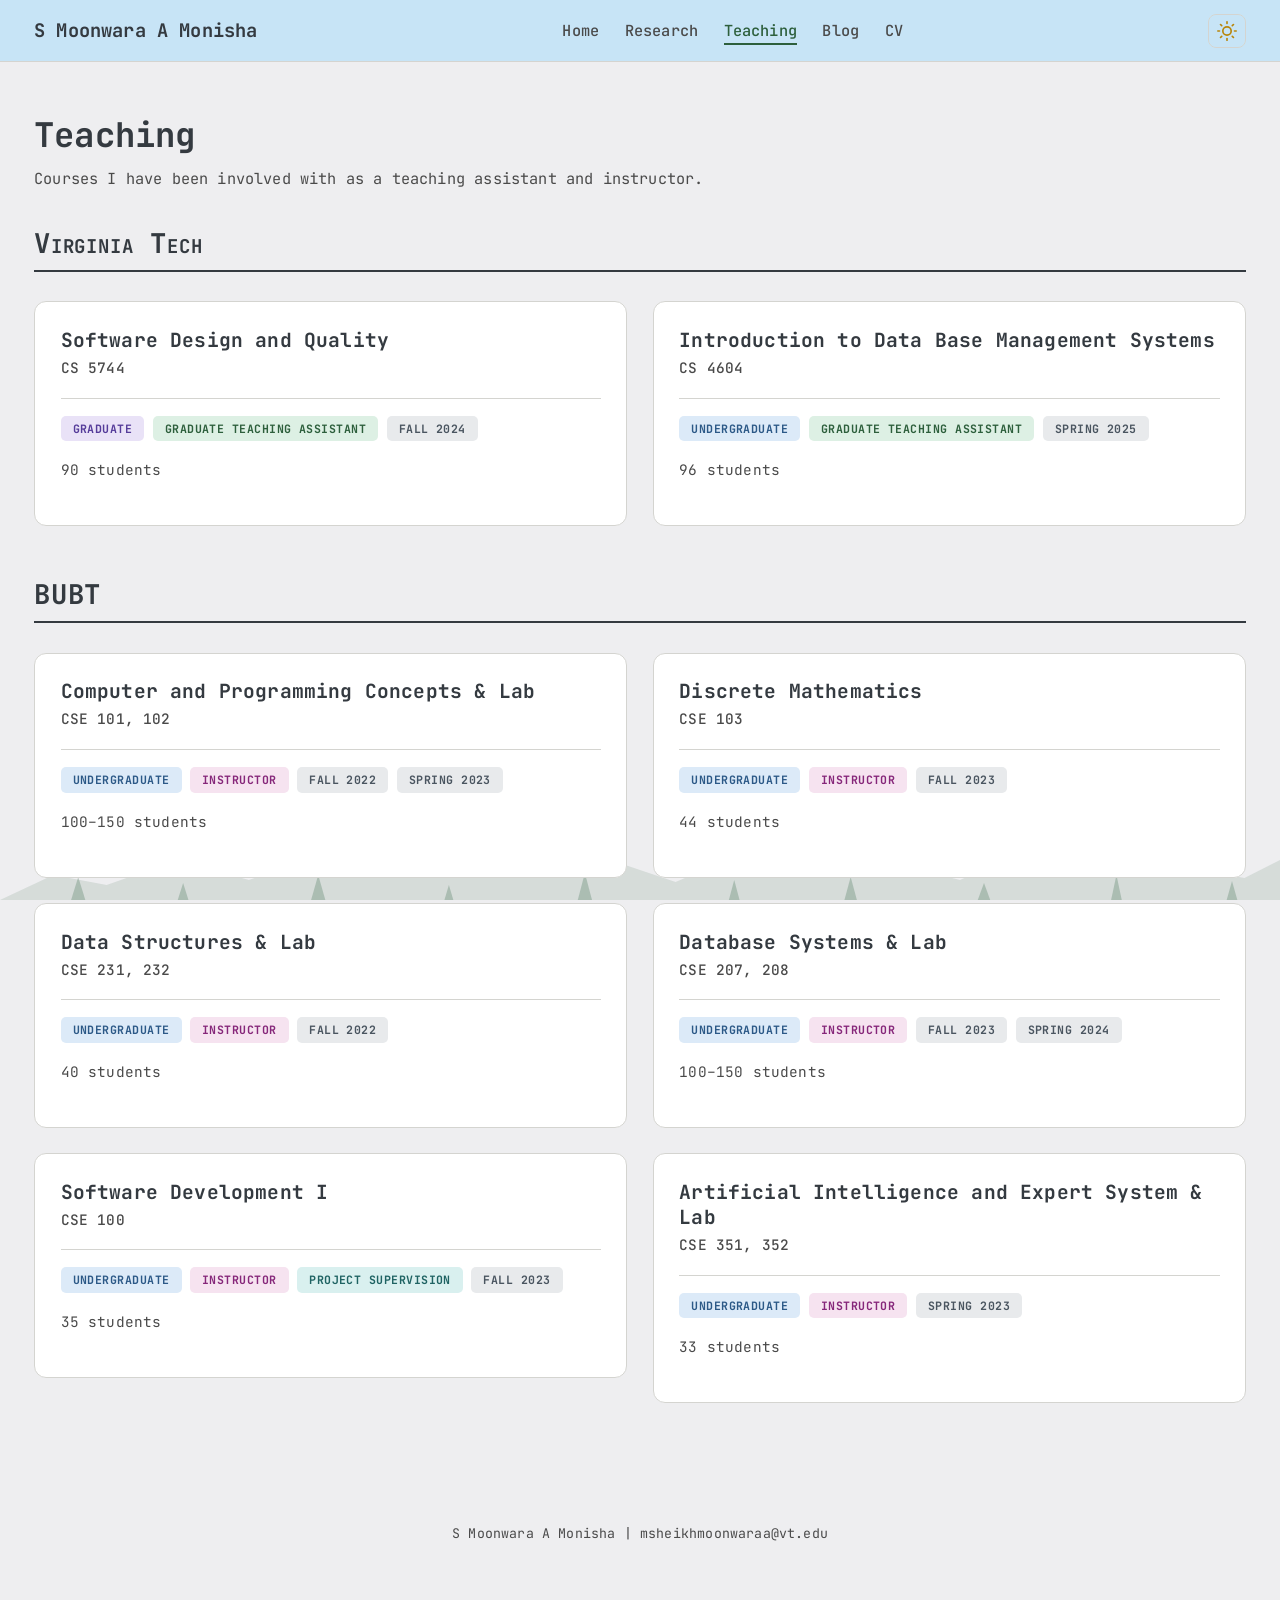
<file: teaching.html>
<!DOCTYPE html>
<html lang="en">
<head>
  <meta charset="UTF-8">
  <meta name="viewport" content="width=device-width, initial-scale=1.0">
  <title>Teaching — S Moonwara A Monisha</title>
  <meta name="description" content="Teaching experience and courses by S Moonwara A Monisha.">
  <link rel="stylesheet" href="css/style.css">
  <script>
    (function() {
      var theme = localStorage.getItem('theme');
      if (!theme) theme = window.matchMedia('(prefers-color-scheme: dark)').matches ? 'dark' : 'light';
      if (theme === 'dark') document.documentElement.setAttribute('data-theme', 'dark');
    })();
  </script>
</head>
<body>

  <nav class="navbar">
    <div class="container nav-inner">
      <a href="index.html" class="nav-name">S Moonwara A Monisha</a>
      <ul class="nav-links" id="nav-links">
        <li><a href="index.html">Home</a></li>
        <li><a href="research.html">Research</a></li>
        <li><a href="teaching.html" class="active">Teaching</a></li>
        <li><a href="blog.html">Blog</a></li>
        <li><a href="cv.html">CV</a></li>
      </ul>
      <div style="display: flex; align-items: center; gap: 0.5rem;">
        <button class="theme-toggle" id="theme-toggle" aria-label="Toggle theme">
          <svg class="icon-sun" xmlns="http://www.w3.org/2000/svg" viewBox="0 0 24 24" fill="none" stroke="currentColor" stroke-width="2" stroke-linecap="round" stroke-linejoin="round"><circle cx="12" cy="12" r="5"/><line x1="12" y1="1" x2="12" y2="3"/><line x1="12" y1="21" x2="12" y2="23"/><line x1="4.22" y1="4.22" x2="5.64" y2="5.64"/><line x1="18.36" y1="18.36" x2="19.78" y2="19.78"/><line x1="1" y1="12" x2="3" y2="12"/><line x1="21" y1="12" x2="23" y2="12"/><line x1="4.22" y1="19.78" x2="5.64" y2="18.36"/><line x1="18.36" y1="5.64" x2="19.78" y2="4.22"/></svg>
          <svg class="icon-moon" xmlns="http://www.w3.org/2000/svg" viewBox="0 0 24 24" fill="none" stroke="currentColor" stroke-width="2" stroke-linecap="round" stroke-linejoin="round" style="display:none;"><path d="M21 12.79A9 9 0 1 1 11.21 3 7 7 0 0 0 21 12.79z"/></svg>
        </button>
        <button class="nav-hamburger" id="nav-hamburger" aria-label="Toggle menu" aria-expanded="false">
          <svg xmlns="http://www.w3.org/2000/svg" viewBox="0 0 24 24" fill="none" stroke="currentColor" stroke-width="2" stroke-linecap="round" stroke-linejoin="round"><line x1="3" y1="6" x2="21" y2="6"/><line x1="3" y1="12" x2="21" y2="12"/><line x1="3" y1="18" x2="21" y2="18"/></svg>
        </button>
      </div>
    </div>
  </nav>

  <main class="page-content">
    <div class="container">

      <div class="page-header">
        <h1>Teaching</h1>
        <p>Courses I have been involved with as a teaching assistant and instructor.</p>
      </div>

      <!-- Virginia Tech -->
      <section style="margin-bottom: 3rem;">
        <h2 class="institution-heading">Virginia Tech</h2>

        <div class="course-grid">
          <div class="card course-card">
            <h3>Software Design and Quality</h3>
            <div class="course-code">CS 5744</div>
            <div class="course-tags">
              <span class="tag-pill tag-graduate">Graduate</span>
              <span class="tag-pill tag-ta">Graduate Teaching Assistant</span>
              <span class="tag-pill tag-term">Fall 2024</span>
            </div>
            <p class="course-desc">90 students</p>
          </div>

          <div class="card course-card">
            <h3>Introduction to Data Base Management Systems</h3>
            <div class="course-code">CS 4604</div>
            <div class="course-tags">
              <span class="tag-pill tag-undergraduate">Undergraduate</span>
              <span class="tag-pill tag-ta">Graduate Teaching Assistant</span>
              <span class="tag-pill tag-term">Spring 2025</span>
            </div>
            <p class="course-desc">96 students</p>
          </div>
        </div>
      </section>

      <!-- BUBT -->
      <section style="margin-bottom: 3rem;">
        <h2 class="institution-heading">BUBT</h2>

        <div class="course-grid">
          <div class="card course-card">
            <h3>Computer and Programming Concepts &amp; Lab</h3>
            <div class="course-code">CSE 101, 102</div>
            <div class="course-tags">
              <span class="tag-pill tag-undergraduate">Undergraduate</span>
              <span class="tag-pill tag-instructor">Instructor</span>
              <span class="tag-pill tag-term">Fall 2022</span>
              <span class="tag-pill tag-term">Spring 2023</span>
            </div>
            <p class="course-desc">100–150 students</p>
          </div>

          <div class="card course-card">
            <h3>Discrete Mathematics</h3>
            <div class="course-code">CSE 103</div>
            <div class="course-tags">
              <span class="tag-pill tag-undergraduate">Undergraduate</span>
              <span class="tag-pill tag-instructor">Instructor</span>
              <span class="tag-pill tag-term">Fall 2023</span>
            </div>
            <p class="course-desc">44 students</p>
          </div>

          <div class="card course-card">
            <h3>Data Structures &amp; Lab</h3>
            <div class="course-code">CSE 231, 232</div>
            <div class="course-tags">
              <span class="tag-pill tag-undergraduate">Undergraduate</span>
              <span class="tag-pill tag-instructor">Instructor</span>
              <span class="tag-pill tag-term">Fall 2022</span>
            </div>
            <p class="course-desc">40 students</p>
          </div>

          <div class="card course-card">
            <h3>Database Systems &amp; Lab</h3>
            <div class="course-code">CSE 207, 208</div>
            <div class="course-tags">
              <span class="tag-pill tag-undergraduate">Undergraduate</span>
              <span class="tag-pill tag-instructor">Instructor</span>
              <span class="tag-pill tag-term">Fall 2023</span>
              <span class="tag-pill tag-term">Spring 2024</span>
            </div>
            <p class="course-desc">100–150 students</p>
          </div>

          <div class="card course-card">
            <h3>Software Development I</h3>
            <div class="course-code">CSE 100</div>
            <div class="course-tags">
              <span class="tag-pill tag-undergraduate">Undergraduate</span>
              <span class="tag-pill tag-instructor">Instructor</span>
              <span class="tag-pill tag-project">Project Supervision</span>
              <span class="tag-pill tag-term">Fall 2023</span>
            </div>
            <p class="course-desc">35 students</p>
          </div>

          <div class="card course-card">
            <h3>Artificial Intelligence and Expert System &amp; Lab</h3>
            <div class="course-code">CSE 351, 352</div>
            <div class="course-tags">
              <span class="tag-pill tag-undergraduate">Undergraduate</span>
              <span class="tag-pill tag-instructor">Instructor</span>
              <span class="tag-pill tag-term">Spring 2023</span>
            </div>
            <p class="course-desc">33 students</p>
          </div>
        </div>
      </section>

    </div>
  </main>

  <footer class="footer">
    <div class="container">
      <p>S Moonwara A Monisha | msheikhmoonwaraa@vt.edu</p>
    </div>
  </footer>

<div class="stars-container" id="stars-container"></div>
  <div class="nature-bg">
    <svg class="nature-mountains" viewBox="0 0 1440 60" preserveAspectRatio="none" xmlns="http://www.w3.org/2000/svg"><path d="M0 60 L60 35 L120 45 L200 20 L280 40 L360 15 L440 38 L520 10 L600 30 L680 18 L760 42 L840 12 L920 35 L1000 22 L1080 40 L1160 8 L1240 32 L1320 25 L1400 38 L1440 20 L1440 60 Z"/></svg>
    <svg class="nature-trees" viewBox="0 0 1440 35" preserveAspectRatio="none" xmlns="http://www.w3.org/2000/svg"><polygon points="80,35 88,12 96,35"/><polygon points="200,35 206,18 212,35"/><polygon points="350,35 358,10 366,35"/><polygon points="500,35 505,20 510,35"/><polygon points="650,35 658,8 666,35"/><polygon points="820,35 826,15 832,35"/><polygon points="950,35 957,12 964,35"/><polygon points="1100,35 1107,18 1114,35"/><polygon points="1250,35 1256,10 1262,35"/><polygon points="1380,35 1386,16 1392,35"/></svg>
  </div>
  <script src="js/main.js"></script>
  <script>(function(){var c=document.getElementById('stars-container');if(!c)return;for(var i=0;i<30;i++){var s=document.createElement('div');s.className='star';var size=1+Math.random()*2;s.style.width=size+'px';s.style.height=size+'px';s.style.left=(Math.random()*100)+'%';s.style.bottom=(Math.random()*100)+'%';s.style.animationDuration=(2+Math.random()*4)+'s';s.style.animationDelay=(Math.random()*5)+'s';c.appendChild(s);}})();</script>
</body>
</html>
</file>
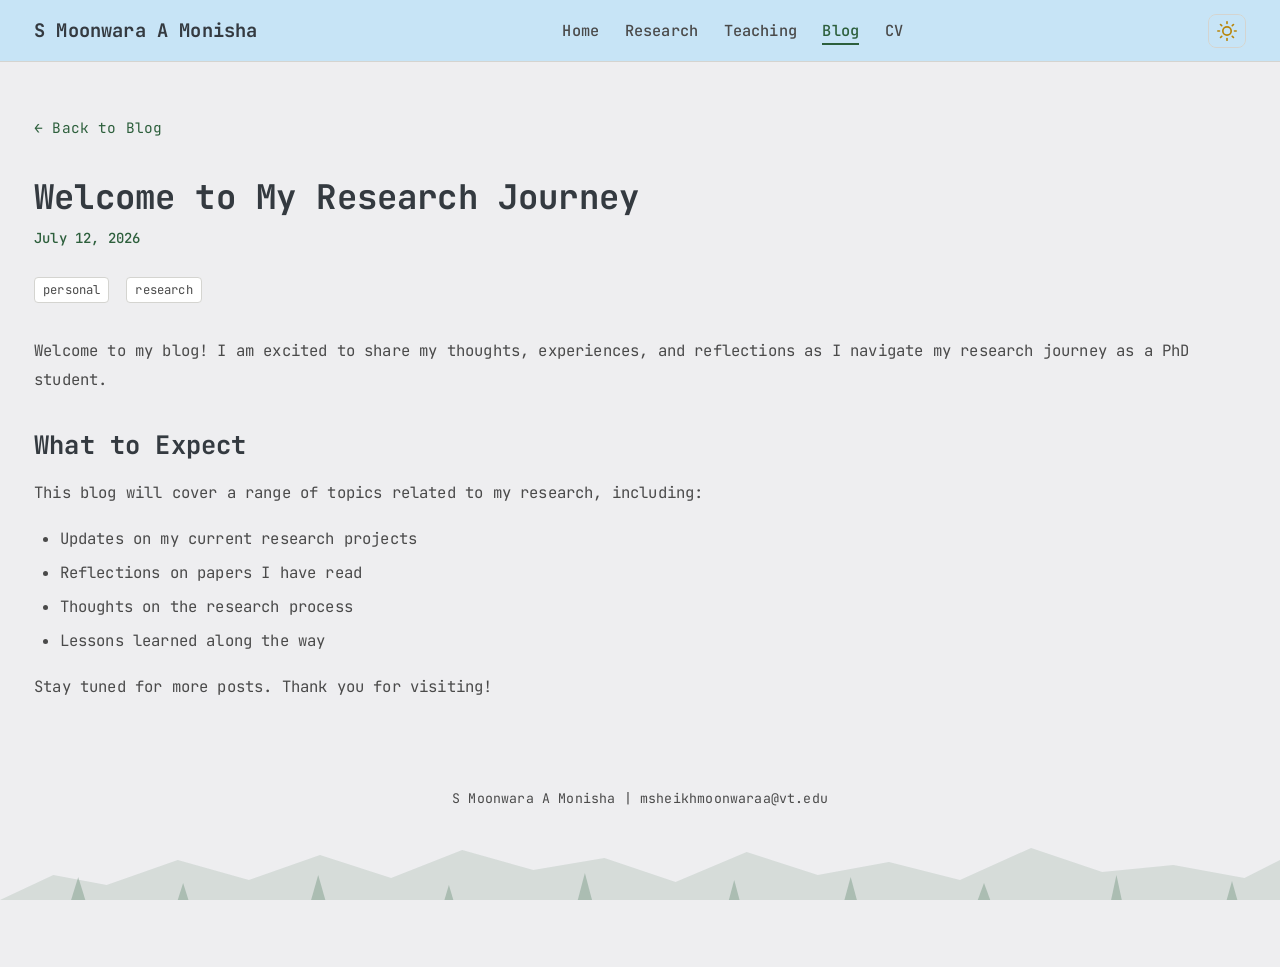
<file: blog/2026-07-12-welcome.html>
<!DOCTYPE html>
<html lang="en">
<head>
  <meta charset="UTF-8">
  <meta name="viewport" content="width=device-width, initial-scale=1.0">
  <title>Welcome to My Research Journey — S Moonwara A Monisha</title>
  <link rel="stylesheet" href="../css/style.css">
  <script>
    (function() {
      var theme = localStorage.getItem('theme');
      if (!theme) theme = window.matchMedia('(prefers-color-scheme: dark)').matches ? 'dark' : 'light';
      if (theme === 'dark') document.documentElement.setAttribute('data-theme', 'dark');
    })();
  </script>
</head>
<body>

  <nav class="navbar">
    <div class="container nav-inner">
      <a href="../index.html" class="nav-name">S Moonwara A Monisha</a>
      <ul class="nav-links" id="nav-links">
        <li><a href="../index.html">Home</a></li>
        <li><a href="../research.html">Research</a></li>
        <li><a href="../teaching.html">Teaching</a></li>
        <li><a href="../blog.html" class="active">Blog</a></li>
        <li><a href="../cv.html">CV</a></li>
      </ul>
      <div style="display: flex; align-items: center; gap: 0.5rem;">
        <button class="theme-toggle" id="theme-toggle" aria-label="Toggle theme">
          <svg class="icon-sun" xmlns="http://www.w3.org/2000/svg" viewBox="0 0 24 24" fill="none" stroke="currentColor" stroke-width="2" stroke-linecap="round" stroke-linejoin="round"><circle cx="12" cy="12" r="5"/><line x1="12" y1="1" x2="12" y2="3"/><line x1="12" y1="21" x2="12" y2="23"/><line x1="4.22" y1="4.22" x2="5.64" y2="5.64"/><line x1="18.36" y1="18.36" x2="19.78" y2="19.78"/><line x1="1" y1="12" x2="3" y2="12"/><line x1="21" y1="12" x2="23" y2="12"/><line x1="4.22" y1="19.78" x2="5.64" y2="18.36"/><line x1="18.36" y1="5.64" x2="19.78" y2="4.22"/></svg>
          <svg class="icon-moon" xmlns="http://www.w3.org/2000/svg" viewBox="0 0 24 24" fill="none" stroke="currentColor" stroke-width="2" stroke-linecap="round" stroke-linejoin="round" style="display:none;"><path d="M21 12.79A9 9 0 1 1 11.21 3 7 7 0 0 0 21 12.79z"/></svg>
        </button>
        <button class="nav-hamburger" id="nav-hamburger" aria-label="Toggle menu" aria-expanded="false">
          <svg xmlns="http://www.w3.org/2000/svg" viewBox="0 0 24 24" fill="none" stroke="currentColor" stroke-width="2" stroke-linecap="round" stroke-linejoin="round"><line x1="3" y1="6" x2="21" y2="6"/><line x1="3" y1="12" x2="21" y2="12"/><line x1="3" y1="18" x2="21" y2="18"/></svg>
        </button>
      </div>
    </div>
  </nav>

  <main class="page-content">
    <div class="container">

      <a href="../blog.html" class="back-link">← Back to Blog</a>

      <article>
        <div class="post-header">
          <h1>Welcome to My Research Journey</h1>
          <p class="post-meta">July 12, 2026</p>
          <span class="tag">personal</span>
          <span class="tag">research</span>
        </div>

        <div class="post-content">
          <p>
            Welcome to my blog! I am excited to share my thoughts, experiences, and reflections
            as I navigate my research journey as a PhD student.
          </p>

          <h2>What to Expect</h2>
          <p>
            This blog will cover a range of topics related to my research, including:
          </p>
          <ul>
            <li>Updates on my current research projects</li>
            <li>Reflections on papers I have read</li>
            <li>Thoughts on the research process</li>
            <li>Lessons learned along the way</li>
          </ul>

          <p>
            Stay tuned for more posts. Thank you for visiting!
          </p>
        </div>
      </article>

    </div>
  </main>

  <footer class="footer">
    <div class="container">
      <p>S Moonwara A Monisha | msheikhmoonwaraa@vt.edu</p>
    </div>
  </footer>

<div class="stars-container" id="stars-container"></div>
  <div class="nature-bg">
    <svg class="nature-mountains" viewBox="0 0 1440 60" preserveAspectRatio="none" xmlns="http://www.w3.org/2000/svg"><path d="M0 60 L60 35 L120 45 L200 20 L280 40 L360 15 L440 38 L520 10 L600 30 L680 18 L760 42 L840 12 L920 35 L1000 22 L1080 40 L1160 8 L1240 32 L1320 25 L1400 38 L1440 20 L1440 60 Z"/></svg>
    <svg class="nature-trees" viewBox="0 0 1440 35" preserveAspectRatio="none" xmlns="http://www.w3.org/2000/svg"><polygon points="80,35 88,12 96,35"/><polygon points="200,35 206,18 212,35"/><polygon points="350,35 358,10 366,35"/><polygon points="500,35 505,20 510,35"/><polygon points="650,35 658,8 666,35"/><polygon points="820,35 826,15 832,35"/><polygon points="950,35 957,12 964,35"/><polygon points="1100,35 1107,18 1114,35"/><polygon points="1250,35 1256,10 1262,35"/><polygon points="1380,35 1386,16 1392,35"/></svg>
  </div>
  <script src="../js/main.js"></script>
  <script>(function(){var c=document.getElementById('stars-container');if(!c)return;for(var i=0;i<30;i++){var s=document.createElement('div');s.className='star';var size=1+Math.random()*2;s.style.width=size+'px';s.style.height=size+'px';s.style.left=(Math.random()*100)+'%';s.style.bottom=(Math.random()*100)+'%';s.style.animationDuration=(2+Math.random()*4)+'s';s.style.animationDelay=(Math.random()*5)+'s';c.appendChild(s);}})();</script>
</body>
</html>
</file>
<file: css/style.css>
@import url('https://fonts.googleapis.com/css2?family=JetBrains+Mono:wght@400;500;700&display=swap');

/* ===== CSS Custom Properties (Light Theme Default) ===== */
:root {
  --bg-primary: #EEEEF0;
  --bg-surface: #FFFFFF;
  --bg-card: #FFFFFF;
  --text-primary: #343A40;
  --text-secondary: #4A4A4A;
  --accent: #2D5F3C;
  --accent-hover: #1E4429;
  --accent-light: #7A9E7E;
  --border: #D4D4D0;
  --nav-bg: #C5E4F7EE;
  --shadow: rgba(0, 0, 0, 0.06);
  --shadow-lg: rgba(0, 0, 0, 0.1);
  --mountain-color: #D4D4D0;
  --toggle-bg: transparent;
  --toggle-glow: #F5C542;
  --toggle-glow-outer: rgba(245, 197, 66, 0.3);
}

/* ===== Dark Theme ===== */
[data-theme="dark"] {
  --bg-primary: #080B12;
  --bg-surface: #111827;
  --bg-card: #111827;
  --text-primary: #E8E6E1;
  --text-secondary: #9A9A9A;
  --accent: #5EADAD;
  --accent-hover: #7ECFCF;
  --accent-light: #3D7A5E;
  --border: #1E2436;
  --nav-bg: #111827DD;
  --shadow: rgba(94, 173, 173, 0.05);
  --shadow-lg: rgba(94, 173, 173, 0.08);
  --mountain-color: #1E2436;
  --toggle-bg: #1A2340;
  --toggle-glow: rgba(200, 220, 255, 0.5);
  --toggle-glow-outer: rgba(200, 220, 255, 0.15);
}

/* ===== Reset ===== */
*, *::before, *::after {
  margin: 0;
  padding: 0;
  box-sizing: border-box;
}

/* ===== Base ===== */
html {
  scroll-behavior: smooth;
  font-size: 17px;
}

body {
  font-family: 'JetBrains Mono', 'SF Mono', 'Fira Code', monospace;
  background-color: var(--bg-primary);
  color: var(--text-primary);
  line-height: 1.7;
  letter-spacing: 0.01em;
  transition: background-color 0.3s ease, color 0.3s ease;
  min-height: 100vh;
}

[data-theme="dark"] body {
  background-image: radial-gradient(ellipse at top, #1a2540 0%, #0B0E17 70%);
}

/* ===== Typography ===== */
h1, h2, h3, h4 {
  line-height: 1.3;
  font-weight: 700;
  color: var(--text-primary);
}

h1 { font-size: 2rem; }
h2 { font-size: 1.5rem; margin-bottom: 1rem; }
h3 { font-size: 1.15rem; margin-bottom: 0.75rem; }

p {
  margin-bottom: 1rem;
  color: var(--text-secondary);
}

a {
  color: var(--accent);
  text-decoration: none;
  transition: color 0.2s ease;
}

a:hover {
  color: var(--accent-hover);
}

/* ===== Container ===== */
.container {
  max-width: 1400px;
  margin: 0 auto;
  padding: 0 2rem;
}

/* ===== Navigation ===== */
.navbar {
  position: sticky;
  top: 0;
  z-index: 100;
  background-color: var(--nav-bg);
  backdrop-filter: blur(12px);
  -webkit-backdrop-filter: blur(12px);
  border-bottom: 1px solid var(--border);
  padding: 0.8rem 0;
  transition: background-color 0.3s ease;
}

.nav-inner {
  display: flex;
  align-items: center;
  justify-content: space-between;
}

.nav-name {
  font-weight: 700;
  font-size: 1.1rem;
  color: var(--text-primary);
  text-decoration: none;
}

.nav-name:hover {
  color: var(--accent);
}

.nav-links {
  display: flex;
  align-items: center;
  gap: 1.5rem;
  list-style: none;
}

.nav-links a {
  font-size: 0.9rem;
  font-weight: 500;
  color: var(--text-secondary);
  text-decoration: none;
  padding-bottom: 2px;
  border-bottom: 2px solid transparent;
  transition: color 0.2s ease, border-color 0.2s ease;
}

.nav-links a:hover,
.nav-links a.active {
  color: var(--accent);
  border-bottom-color: var(--accent);
}

/* Theme Toggle */
.theme-toggle {
  background-color: var(--toggle-bg);
  border: 1px solid var(--border);
  border-radius: 8px;
  padding: 6px 8px;
  cursor: pointer;
  display: flex;
  align-items: center;
  justify-content: center;
  transition: box-shadow 0.3s ease, border-color 0.3s ease;
  position: relative;
}

.theme-toggle:hover {
  border-color: var(--toggle-glow);
  box-shadow: 0 0 12px var(--toggle-glow), 0 0 24px var(--toggle-glow-outer);
}

.theme-toggle svg {
  width: 20px;
  height: 20px;
}

/* Sun icon styling */
.icon-sun {
  color: #B8860B;
}

.theme-toggle:hover .icon-sun {
  color: #F5C542;
  filter: drop-shadow(0 0 4px #F5C542);
}

/* Moon icon styling */
.icon-moon path {
  fill: #E8E8E8;
  stroke: #C0C0C0;
}

.theme-toggle:hover .icon-moon path {
  fill: #FFFFFF;
  stroke: #FFFFFF;
  filter: drop-shadow(0 0 6px rgba(255, 255, 255, 0.7));
}

/* Hamburger (mobile) */
.nav-hamburger {
  display: none;
  background: none;
  border: none;
  cursor: pointer;
  padding: 4px;
  color: var(--text-primary);
}

.nav-hamburger svg {
  width: 24px;
  height: 24px;
}

/* ===== Content Box ===== */
.content-box {
  background-color: var(--bg-card);
  border-radius: 16px;
  box-shadow: 0 2px 12px var(--shadow), 0 1px 3px var(--shadow);
  padding: 2rem;
  margin-bottom: 1.5rem;
}

/* ===== Hero Section (Homepage Two-Column) ===== */
.hero {
  padding: 1rem 0 2rem;
}

.hero-grid {
  display: grid;
  grid-template-columns: 1fr 2fr;
  gap: 1.5rem;
  align-items: start;
}

/* Left Column - Profile */
.profile-card {
  text-align: center;
}

.profile-photo {
  width: 180px;
  height: 180px;
  min-width: 180px;
  min-height: 180px;
  border-radius: 12px;
  object-fit: cover;
  object-position: center 30%;
  border: 3px solid var(--border);
  box-shadow: 0 4px 12px var(--shadow);
  margin-bottom: 1.2rem;
  transition: border-color 0.3s ease;
  background-color: var(--bg-surface);
  display: block;
  margin-left: auto;
  margin-right: auto;
}

.profile-photo:hover {
  border-color: var(--accent-light);
}

.profile-name {
  font-size: 1.1rem;
  font-weight: 700;
  margin-bottom: 0.3rem;
}

.profile-title {
  font-size: 0.85rem;
  color: var(--accent);
  font-weight: 500;
  margin-bottom: 0.2rem;
}

.profile-affiliation {
  font-size: 0.8rem;
  color: var(--text-secondary);
  margin-bottom: 0.2rem;
}

.social-links {
  display: flex;
  justify-content: center;
  gap: 0.8rem;
  margin-top: 1rem;
}

.social-links a {
  display: flex;
  align-items: center;
  justify-content: center;
  width: 36px;
  height: 36px;
  border-radius: 8px;
  border: 1px solid var(--border);
  color: var(--text-secondary);
  transition: color 0.2s ease, border-color 0.2s ease, background-color 0.2s ease;
}

.social-links a:hover {
  color: var(--accent);
  border-color: var(--accent);
  background-color: var(--bg-surface);
}

.social-links svg {
  width: 18px;
  height: 18px;
}

/* Left Column */
.profile-column {
  display: flex;
  flex-direction: column;
}

/* Left Column - Sidebar Sections */
.sidebar-section {
  text-align: left;
}

/* Section Label (like Minsun Kim's "ABOUT", "FOCUS") */
.section-label {
  font-size: 0.78rem;
  font-weight: 700;
  text-transform: uppercase;
  letter-spacing: 0.1em;
  color: var(--accent);
  margin-bottom: 0.8rem;
}

.sidebar-section p {
  font-size: 0.88rem;
  line-height: 1.75;
}

.sidebar-news {
  list-style: none;
  padding: 0;
}

.sidebar-news li {
  padding: 0.6rem 0;
  border-bottom: 1px solid var(--border);
  font-size: 0.85rem;
}

.sidebar-news li:last-child {
  border-bottom: none;
}

.sidebar-news .news-date {
  font-weight: 700;
  color: var(--text-primary);
  display: block;
  margin-bottom: 0.2rem;
  font-size: 0.82rem;
}

.sidebar-news .news-text {
  color: var(--text-secondary);
}

/* Right Column - Research Info */
.research-info h2 {
  font-size: 1.3rem;
  margin-bottom: 0.8rem;
  color: var(--text-primary);
}

.research-info p {
  font-size: 0.95rem;
  line-height: 1.8;
}

/* Focus Area Cards */
.focus-card {
  display: flex;
  gap: 1.2rem;
  align-items: flex-start;
  background-color: var(--bg-surface);
  border: 1px solid var(--border);
  border-radius: 12px;
  padding: 1.5rem;
  margin-top: 1.5rem;
  transition: border-color 0.2s ease;
}

.focus-card:hover {
  border-color: var(--accent-light);
}

.focus-icon {
  flex-shrink: 0;
  width: 64px;
  height: 64px;
  display: flex;
  align-items: center;
  justify-content: center;
  background-color: var(--bg-primary);
  border: 1px solid var(--border);
  border-radius: 10px;
}

.focus-icon svg {
  width: 32px;
  height: 32px;
  color: var(--accent);
}

.focus-content h3 {
  font-size: 1rem;
  margin-bottom: 0.4rem;
  font-variant: small-caps;
  letter-spacing: 0.02em;
}

.focus-content p {
  font-size: 0.88rem;
  margin-bottom: 0;
}

/* ===== Mountain Divider ===== */
.mountain-divider {
  width: 100%;
  height: 40px;
  margin: 2rem 0;
  opacity: 0.3;
}

.mountain-divider path {
  fill: var(--mountain-color);
}

/* ===== News Section ===== */
.news-section {
  padding: 2rem 0 3rem;
}

.news-section h2 {
  margin-bottom: 1.5rem;
}

.news-list {
  list-style: none;
  padding: 0;
}

.news-item {
  display: flex;
  gap: 1.5rem;
  padding: 0.8rem 0;
  border-bottom: 1px solid var(--border);
  font-size: 0.88rem;
}

.news-item:last-child {
  border-bottom: none;
}

.news-date {
  color: var(--accent);
  font-weight: 500;
  white-space: nowrap;
  min-width: 90px;
}

.news-text {
  color: var(--text-secondary);
}

/* ===== Page Content (inner pages) ===== */
.page-content {
  padding: 3rem 0;
}

.page-header {
  margin-bottom: 2rem;
}

.page-header h1 {
  margin-bottom: 0.5rem;
}

.page-header p {
  font-size: 0.9rem;
}

/* Cards */
.card {
  background-color: var(--bg-surface);
  border: 1px solid var(--border);
  border-radius: 12px;
  padding: 1.5rem;
  margin-bottom: 1.5rem;
  transition: border-color 0.2s ease, box-shadow 0.2s ease;
}

.card:hover {
  border-color: var(--accent-light);
  box-shadow: 0 4px 16px var(--shadow);
}

.card h3 {
  margin-bottom: 0.5rem;
}

.card p {
  font-size: 0.85rem;
}

.card-meta {
  font-size: 0.78rem;
  color: var(--accent);
  margin-bottom: 0.5rem;
  font-weight: 500;
}

/* Tags */
.tag {
  display: inline-block;
  font-size: 0.72rem;
  padding: 2px 8px;
  border-radius: 4px;
  background-color: var(--bg-surface);
  border: 1px solid var(--border);
  color: var(--text-secondary);
  margin-right: 0.4rem;
  margin-top: 0.5rem;
}

/* Teaching Page */
.institution-heading {
  font-variant: small-caps;
  letter-spacing: 0.03em;
  font-size: 1.6rem;
  padding-bottom: 0.5rem;
  border-bottom: 2px solid var(--text-primary);
  margin-bottom: 1.75rem;
}

.course-grid {
  display: grid;
  grid-template-columns: repeat(2, 1fr);
  gap: 1.5rem;
  align-items: start;
}

.course-card {
  margin-bottom: 0;
}

.course-card h3 {
  margin-bottom: 0.15rem;
}

.course-code {
  font-size: 0.85rem;
  color: var(--text-secondary);
  font-weight: 500;
}

.course-tags {
  display: flex;
  flex-wrap: wrap;
  gap: 0.5rem;
  margin-top: 1rem;
  padding-top: 1rem;
  border-top: 1px solid var(--border);
}

.tag-pill {
  display: inline-block;
  font-size: 0.68rem;
  font-weight: 700;
  text-transform: uppercase;
  letter-spacing: 0.04em;
  padding: 3px 12px;
  border-radius: 5px;
}

.tag-graduate { background-color: #E9E2F7; color: #553C9A; }
.tag-undergraduate { background-color: #DCEAF8; color: #2C5987; }
.tag-ta { background-color: #DDF0E4; color: #2D5F3C; }
.tag-instructor { background-color: #F6E3F0; color: #86277A; }
.tag-project { background-color: #D9F0EF; color: #1F6363; }
.tag-term { background-color: #E8EAEC; color: #4A5560; }

[data-theme="dark"] .tag-graduate { background-color: #2E2547; color: #C4B0F0; }
[data-theme="dark"] .tag-undergraduate { background-color: #1D3049; color: #9CC5EC; }
[data-theme="dark"] .tag-ta { background-color: #1B3328; color: #8FD1A8; }
[data-theme="dark"] .tag-instructor { background-color: #352032; color: #DFA3D6; }
[data-theme="dark"] .tag-project { background-color: #16302F; color: #85CFCB; }
[data-theme="dark"] .tag-term { background-color: #252C36; color: #A8B2BC; }

.course-desc {
  margin-top: 1rem;
}

@media (max-width: 768px) {
  .course-grid {
    grid-template-columns: 1fr;
  }
}

/* Publication List */
.pub-list {
  list-style: none;
  padding: 0;
}

.pub-item {
  padding: 1rem 0;
  border-bottom: 1px solid var(--border);
  font-size: 0.88rem;
}

.pub-item:last-child {
  border-bottom: none;
}

.pub-title {
  font-weight: 700;
  color: var(--text-primary);
}

.pub-authors {
  color: var(--text-secondary);
  font-size: 0.82rem;
}

.pub-venue {
  color: var(--accent);
  font-size: 0.8rem;
  font-weight: 500;
}

/* CV */
.cv-download {
  display: inline-flex;
  align-items: center;
  gap: 0.5rem;
  padding: 0.6rem 1.2rem;
  background-color: var(--accent);
  color: var(--bg-primary);
  border-radius: 8px;
  font-size: 0.85rem;
  font-weight: 500;
  text-decoration: none;
  transition: background-color 0.2s ease;
  margin-bottom: 2rem;
}

.cv-download:hover {
  background-color: var(--accent-hover);
  color: var(--bg-primary);
}

.cv-section {
  margin-bottom: 2rem;
}

.cv-section h2 {
  font-variant: small-caps;
  letter-spacing: 0.03em;
  font-size: 1.5rem;
  padding-bottom: 0.5rem;
  border-bottom: 2px solid var(--text-primary);
  margin-bottom: 1.5rem;
}

/* CV entry cards */
.cv-card {
  display: flex;
  align-items: flex-start;
  gap: 1rem;
  background-color: var(--bg-surface);
  border: 1px solid var(--border);
  border-radius: 12px;
  padding: 1rem 1.25rem;
  margin-bottom: 0.75rem;
  transition: border-color 0.2s ease, box-shadow 0.2s ease;
}

.cv-card:hover {
  border-color: var(--accent-light);
  box-shadow: 0 4px 16px var(--shadow);
}

.cv-logo {
  flex-shrink: 0;
  width: 44px;
  height: 44px;
  border-radius: 8px;
  display: flex;
  align-items: center;
  justify-content: center;
  font-weight: 700;
  font-size: 0.62rem;
  color: #FFFFFF;
}

.cv-card-body {
  flex: 1;
  min-width: 0;
}

.cv-card-body h3 {
  font-size: 0.98rem;
  margin-bottom: 0.2rem;
}

.cv-role {
  font-style: italic;
  font-size: 0.88rem;
  color: var(--text-primary);
  margin-bottom: 0.2rem;
}

.cv-desc {
  font-size: 0.85rem;
}

.cv-date-badge {
  flex-shrink: 0;
  align-self: flex-start;
  background-color: #7E868F;
  color: #FFFFFF;
  font-size: 0.75rem;
  font-weight: 600;
  padding: 4px 14px;
  border-radius: 8px;
  white-space: nowrap;
}

[data-theme="dark"] .cv-date-badge {
  background-color: #4A5361;
  color: #E8E6E1;
}

@media (max-width: 640px) {
  .cv-card {
    flex-wrap: wrap;
  }
  .cv-date-badge {
    order: -1;
    width: 100%;
    text-align: center;
  }
}

.cv-entry {
  margin-bottom: 1.2rem;
}

.cv-entry h3 {
  font-size: 0.95rem;
  margin-bottom: 0.2rem;
}

.cv-entry .cv-meta {
  font-size: 0.82rem;
  color: var(--accent);
  font-weight: 500;
}

.cv-entry p {
  font-size: 0.85rem;
  margin-top: 0.3rem;
}

/* Blog Post Cards */
.blog-grid {
  display: grid;
  gap: 1.5rem;
}

.blog-card {
  background-color: var(--bg-surface);
  border: 1px solid var(--border);
  border-radius: 12px;
  padding: 1.5rem;
  transition: border-color 0.2s ease, box-shadow 0.2s ease;
  text-decoration: none;
  display: block;
}

.blog-card:hover {
  border-color: var(--accent-light);
  box-shadow: 0 4px 16px var(--shadow);
}

.blog-card h3 {
  color: var(--text-primary);
  margin-bottom: 0.4rem;
}

.blog-card p {
  font-size: 0.85rem;
}

/* Blog Post Page */
.post-header {
  margin-bottom: 2rem;
}

.post-header h1 {
  margin-bottom: 0.5rem;
}

.post-meta {
  font-size: 0.82rem;
  color: var(--accent);
  font-weight: 500;
}

.post-content {
  font-size: 0.92rem;
  line-height: 1.85;
}

.post-content h2 {
  margin-top: 2rem;
}

.post-content ul, .post-content ol {
  padding-left: 1.5rem;
  margin-bottom: 1rem;
}

.post-content li {
  margin-bottom: 0.3rem;
  color: var(--text-secondary);
}

.back-link {
  display: inline-block;
  margin-bottom: 2rem;
  font-size: 0.85rem;
}

/* ===== Footer ===== */
.footer {
  padding: 1rem 0;
  padding-bottom: 140px;
  text-align: center;
  margin-top: 0;
}

.footer p {
  font-size: 0.78rem;
  color: var(--text-secondary);
}

.footer-tree {
  opacity: 0.12;
  margin-bottom: 0.5rem;
}

/* ===== Nature Background (bottom of page) ===== */
.nature-bg {
  position: fixed;
  bottom: 0;
  left: 0;
  right: 0;
  height: 120px;
  pointer-events: none;
  z-index: 0;
  overflow: hidden;
}

.nature-bg svg {
  position: absolute;
  bottom: 0;
  width: 100%;
}

/* Mountains */
.nature-mountains {
  height: 60px;
}

.nature-mountains path {
  fill: var(--accent);
  fill-opacity: 0.12;
}

/* Trees */
.nature-trees {
  height: 35px;
}

.nature-trees polygon {
  fill: var(--accent);
  fill-opacity: 0.25;
}

/* Rain */
.rain-container {
  position: fixed;
  top: 0;
  left: 0;
  right: 0;
  bottom: 0;
  pointer-events: none;
  z-index: 0;
  overflow: hidden;
}

.raindrop {
  position: absolute;
  width: 1px;
  background: var(--accent);
  opacity: 0.08;
  animation: rain-fall linear infinite;
}

@keyframes rain-fall {
  0% {
    transform: translateY(-10px);
    opacity: 0;
  }
  10% {
    opacity: 0.08;
  }
  90% {
    opacity: 0.08;
  }
  100% {
    transform: translateY(100vh);
    opacity: 0;
  }
}

/* Ensure main content sits above nature bg */
.navbar { z-index: 100; }
main { position: relative; z-index: 1; }
.footer { position: relative; z-index: 1; }

/* ===== Stars (dark mode only) ===== */
.stars-container {
  position: fixed;
  bottom: 120px;
  left: 0;
  right: 0;
  height: 200px;
  pointer-events: none;
  z-index: 0;
  display: none;
}

[data-theme="dark"] .stars-container {
  display: block;
}

.star {
  position: absolute;
  border-radius: 50%;
  background: #FFFFFF;
  animation: twinkle ease-in-out infinite;
}

@keyframes twinkle {
  0%, 100% { opacity: 0.15; }
  50% { opacity: 0.8; }
}

/* ===== 404 Page ===== */
.page-404 {
  text-align: center;
  padding: 6rem 0;
}

.page-404 h1 {
  font-size: 4rem;
  color: var(--accent);
  margin-bottom: 1rem;
}

.page-404 p {
  font-size: 1rem;
  margin-bottom: 2rem;
}

.page-404 a {
  font-weight: 500;
}

/* ===== Responsive ===== */

/* Tablet */
@media (max-width: 1024px) {
  .hero-grid {
    gap: 2rem;
  }
}

/* Mobile */
@media (max-width: 640px) {
  html { font-size: 16px; }

  .nav-links {
    display: none;
    flex-direction: column;
    position: absolute;
    top: 100%;
    left: 0;
    right: 0;
    background-color: var(--nav-bg);
    backdrop-filter: blur(12px);
    -webkit-backdrop-filter: blur(12px);
    border-bottom: 1px solid var(--border);
    padding: 1rem 1.5rem;
    gap: 0.8rem;
  }

  .nav-links.open {
    display: flex;
  }

  .nav-hamburger {
    display: flex;
  }

  .navbar {
    position: relative;
  }

  .hero-grid {
    grid-template-columns: 1fr;
    gap: 2rem;
    text-align: center;
  }

  .profile-card {
    display: flex;
    flex-direction: column;
    align-items: center;
  }

  .focus-card {
    flex-direction: column;
    align-items: center;
    text-align: center;
  }

  .profile-column {
    gap: 0;
  }
}
</file>
